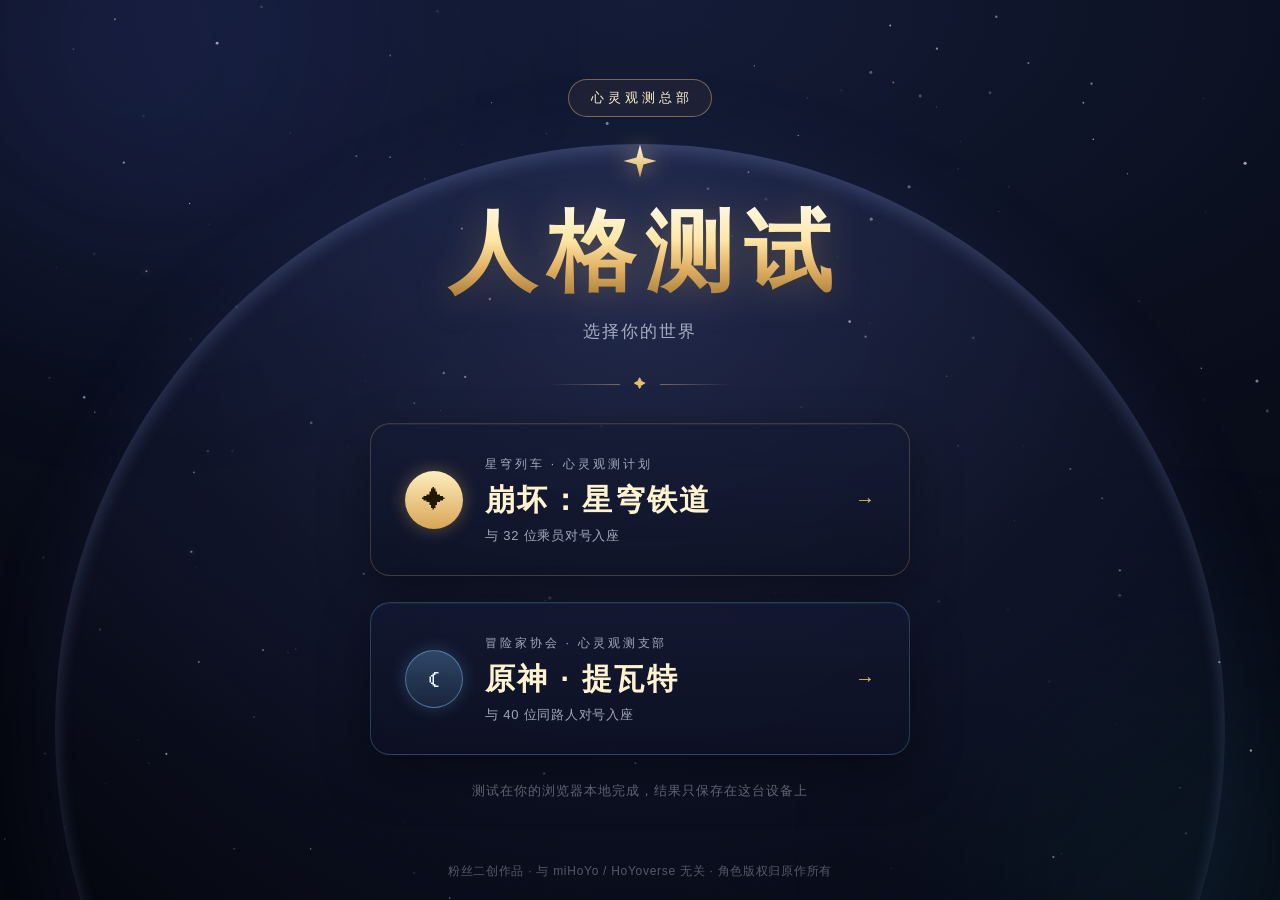
<file: index.html>
<!DOCTYPE html>
<html lang="zh-CN">
<head>
  <meta charset="UTF-8" />
  <meta name="viewport" content="width=device-width, initial-scale=1.0" />
  <meta name="theme-color" content="#0b1020" />
  <meta name="description" content="崩铁 × 原神双世界人格测试：选择你的世界，测一测你的灵魂与哪位角色同频共振。" />
  <meta property="og:title" content="人格测试 · 选择你的世界" />
  <meta property="og:description" content="崩坏：星穹铁道 × 原神，两套人格测试任你选择，测一测你的灵魂与哪位角色同频共振。" />
  <meta property="og:type" content="website" />
  <meta property="og:image" content="https://1820070208.github.io/hsr-persona-test/assets/img/og-cover.jpg" />
  <link rel="apple-touch-icon" href="assets/img/apple-touch-icon.png" />
  <link rel="icon" href="data:image/svg+xml,%3Csvg xmlns='http://www.w3.org/2000/svg' viewBox='0 0 24 24'%3E%3Cpath d='M12 1 L14.3 9.7 L23 12 L14.3 14.3 L12 23 L9.7 14.3 L1 12 L9.7 9.7 Z' fill='%23e8bf6f'/%3E%3C/svg%3E" />
  <title>人格测试 · 选择你的世界</title>
  <link rel="stylesheet" href="assets/css/style.css" />
</head>
<body>
  <canvas id="starfield" aria-hidden="true"></canvas>
  <div class="nebula nebula-1" aria-hidden="true"></div>
  <div class="nebula nebula-2" aria-hidden="true"></div>
  <div class="planet" aria-hidden="true"></div>

  <main class="hero">
    <div class="badge"><span class="t">心灵观测总部</span></div>

    <svg class="sparkle" viewBox="0 0 24 24" aria-hidden="true">
      <defs>
        <linearGradient id="spark-grad" x1="0" y1="0" x2="0" y2="1">
          <stop offset="0" stop-color="#fff6d8" />
          <stop offset="1" stop-color="#d9a94f" />
        </linearGradient>
      </defs>
      <path d="M12 1 L14.3 9.7 L23 12 L14.3 14.3 L12 23 L9.7 14.3 L1 12 L9.7 9.7 Z" fill="url(#spark-grad)" />
    </svg>

    <h1 class="title">
      <span class="title-main">人格测试</span>
    </h1>

    <p class="subtitle">选择你的世界</p>

    <div class="ornament" aria-hidden="true"><i></i>✦<i></i></div>

    <nav class="world-list" aria-label="选择游戏世界">
      <a class="world-panel hsr" href="hsr/index.html">
        <span class="world-icon" aria-hidden="true">✦</span>
        <span class="world-text">
          <span class="world-eyebrow">星穹列车 · 心灵观测计划</span>
          <span class="world-name" style="display:block;">崩坏：星穹铁道</span>
          <span class="world-tag" style="display:block;">与 32 位乘员对号入座</span>
        </span>
        <span class="world-arrow" aria-hidden="true">→</span>
      </a>

      <a class="world-panel gs" href="genshin/index.html">
        <span class="world-icon" aria-hidden="true">☾</span>
        <span class="world-text">
          <span class="world-eyebrow">冒险家协会 · 心灵观测支部</span>
          <span class="world-name" style="display:block;">原神 · 提瓦特</span>
          <span class="world-tag" style="display:block;">与 40 位同路人对号入座</span>
        </span>
        <span class="world-arrow" aria-hidden="true">→</span>
      </a>
    </nav>

    <p class="hint">测试在你的浏览器本地完成，结果只保存在这台设备上</p>
  </main>

  <footer class="footer">
    <p>粉丝二创作品 · 与 miHoYo / HoYoverse 无关 · 角色版权归原作所有</p>
  </footer>

  <script src="assets/js/main.js"></script>
</body>
</html>
</file>
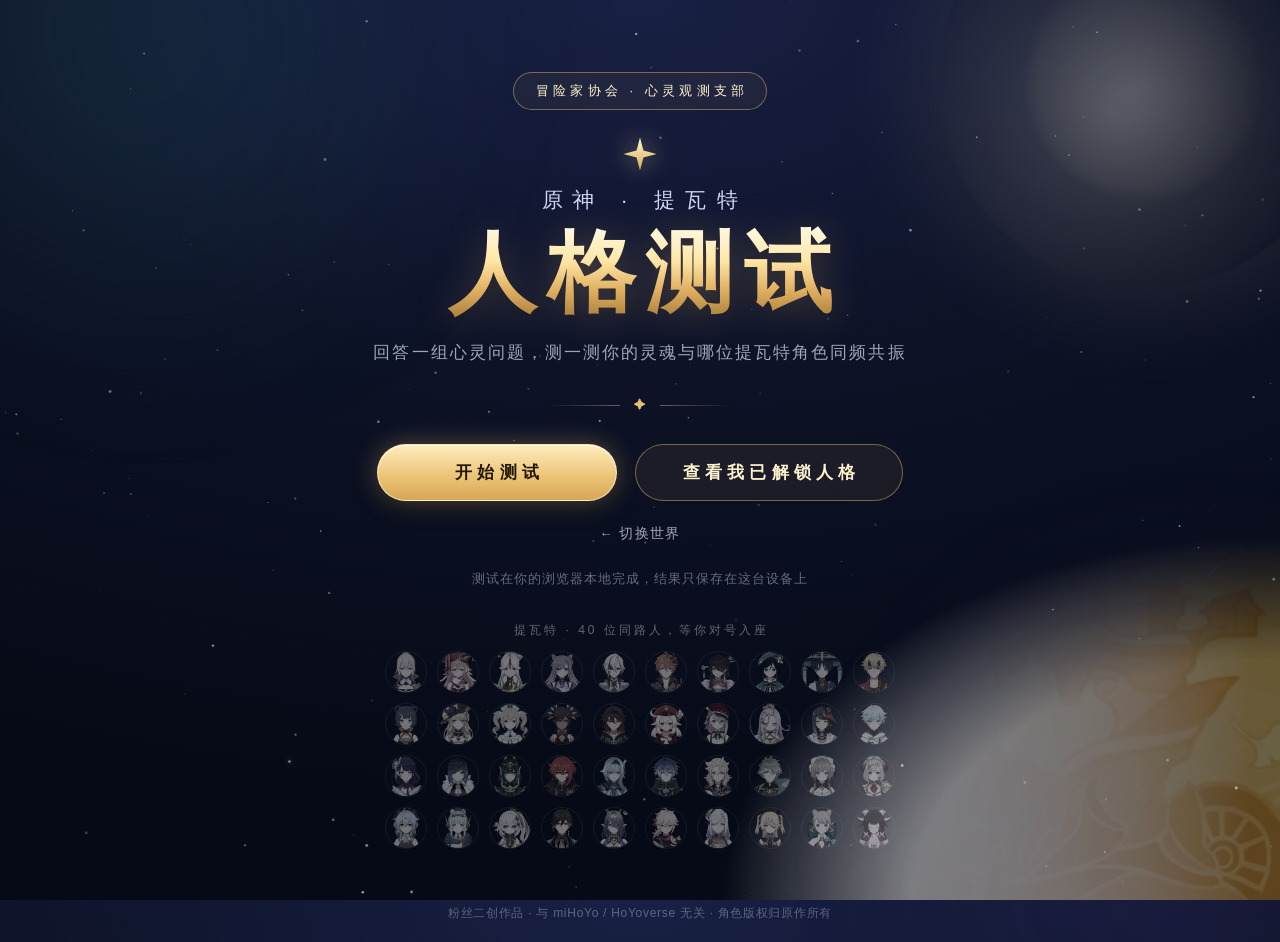
<file: genshin/index.html>
<!DOCTYPE html>
<html lang="zh-CN">
<head>
  <meta charset="UTF-8" />
  <meta name="viewport" content="width=device-width, initial-scale=1.0" />
  <meta name="theme-color" content="#0d1226" />
  <meta name="description" content="24 或 36 道心灵问题，3 分钟测出你与哪位原神角色最像——人格画像、四维星图、灵魂同频，生成专属分享卡。" />
  <meta property="og:title" content="原神人格测试 · 你和哪位提瓦特角色最像？" />
  <meta property="og:description" content="24 或 36 道心灵问题，测一测你的灵魂与哪位提瓦特角色同频共振。" />
  <meta property="og:type" content="website" />
  <link rel="icon" href="data:image/svg+xml,%3Csvg xmlns='http://www.w3.org/2000/svg' viewBox='0 0 24 24'%3E%3Cpath d='M12 1 L14.3 9.7 L23 12 L14.3 14.3 L12 23 L9.7 14.3 L1 12 L9.7 9.7 Z' fill='%23e8bf6f'/%3E%3C/svg%3E" />
  <title>原神人格测试 · 你和哪位提瓦特角色最像？</title>
  <link rel="stylesheet" href="assets/css/style.css" />
</head>
<body>
  <img class="page-bg" src="assets/img/home-bg.jpg" alt="" aria-hidden="true" />
  <canvas id="starfield" aria-hidden="true"></canvas>
  <div class="nebula nebula-1" aria-hidden="true"></div>
  <div class="nebula nebula-2" aria-hidden="true"></div>
  <div class="moon" aria-hidden="true"></div>

  <main class="hero">
    <div class="badge"><span class="t">冒险家协会 · 心灵观测支部</span></div>

    <svg class="sparkle" viewBox="0 0 24 24" aria-hidden="true">
      <defs>
        <linearGradient id="spark-grad" x1="0" y1="0" x2="0" y2="1">
          <stop offset="0" stop-color="#fff6d8" />
          <stop offset="1" stop-color="#d9a94f" />
        </linearGradient>
      </defs>
      <path d="M12 1 L14.3 9.7 L23 12 L14.3 14.3 L12 23 L9.7 14.3 L1 12 L9.7 9.7 Z" fill="url(#spark-grad)" />
    </svg>

    <h1 class="title">
      <span class="title-top">原神 · 提瓦特</span>
      <span class="title-main">人格测试</span>
    </h1>

    <p class="subtitle">回答一组心灵问题，测一测你的灵魂与哪位提瓦特角色同频共振</p>

    <div class="ornament" aria-hidden="true"><i></i>✦<i></i></div>

    <nav class="buttons">
      <a class="btn btn-primary" href="test.html">开始测试</a>
      <a class="btn btn-ghost" href="unlocked.html">
        查看我已解锁人格<span class="count-pill" id="unlockedCount" hidden>0</span>
      </a>
    </nav>

    <div><a class="text-link" href="../index.html">← 切换世界</a></div>

    <p class="hint">测试在你的浏览器本地完成，结果只保存在这台设备上</p>

    <p class="crew-caption">提瓦特 · 40 位同路人，等你对号入座</p>
    <div class="crew-strip" id="crew-strip" aria-label="同路人"></div>
  </main>

  <footer class="footer">
    <p>粉丝二创作品 · 与 miHoYo / HoYoverse 无关 · 角色版权归原作所有</p>
  </footer>

  <script src="assets/js/personas.js"></script>
  <script src="assets/js/main.js"></script>
</body>
</html>
</file>
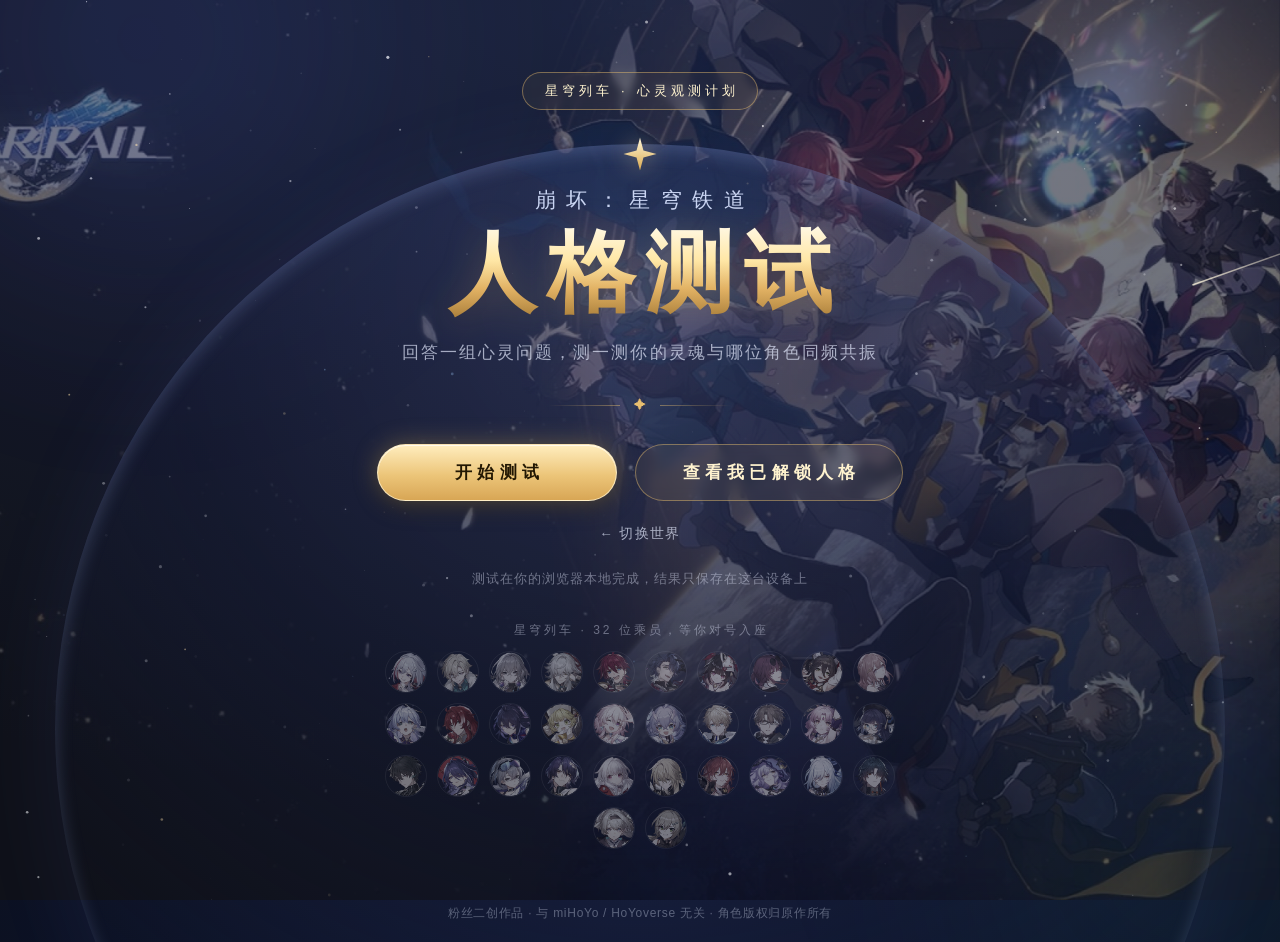
<file: hsr/index.html>
<!DOCTYPE html>
<html lang="zh-CN">
<head>
  <meta charset="UTF-8" />
  <meta name="viewport" content="width=device-width, initial-scale=1.0" />
  <meta name="theme-color" content="#0b1020" />
  <meta name="description" content="24 或 36 道心灵问题，3 分钟测出你与哪位崩坏星穹铁道角色最像——人格画像、四维星图、灵魂同频，生成专属分享卡。" />
  <meta property="og:title" content="崩铁人格测试 · 你和哪位星穹铁道角色最像？" />
  <meta property="og:description" content="24 或 36 道心灵问题，测一测你的灵魂与哪位星穹铁道角色同频共振。" />
  <meta property="og:type" content="website" />
  <meta property="og:image" content="https://1820070208.github.io/hsr-persona-test/assets/img/og-cover.jpg" />
  <link rel="apple-touch-icon" href="../assets/img/apple-touch-icon.png" />
  <link rel="icon" href="data:image/svg+xml,%3Csvg xmlns='http://www.w3.org/2000/svg' viewBox='0 0 24 24'%3E%3Cpath d='M12 1 L14.3 9.7 L23 12 L14.3 14.3 L12 23 L9.7 14.3 L1 12 L9.7 9.7 Z' fill='%23e8bf6f'/%3E%3C/svg%3E" />
  <title>崩铁人格测试 · 你和哪位星穹铁道角色最像？</title>
  <link rel="stylesheet" href="../assets/css/style.css" />
</head>
<body>
  <img class="page-bg" src="../assets/img/home-bg.jpg" alt="" aria-hidden="true" />
  <canvas id="starfield" aria-hidden="true"></canvas>
  <div class="nebula nebula-1" aria-hidden="true"></div>
  <div class="nebula nebula-2" aria-hidden="true"></div>
  <div class="planet" aria-hidden="true"></div>

  <main class="hero">
    <div class="badge"><span class="t">星穹列车 · 心灵观测计划</span></div>

    <svg class="sparkle" viewBox="0 0 24 24" aria-hidden="true">
      <defs>
        <linearGradient id="spark-grad" x1="0" y1="0" x2="0" y2="1">
          <stop offset="0" stop-color="#fff6d8" />
          <stop offset="1" stop-color="#d9a94f" />
        </linearGradient>
      </defs>
      <path d="M12 1 L14.3 9.7 L23 12 L14.3 14.3 L12 23 L9.7 14.3 L1 12 L9.7 9.7 Z" fill="url(#spark-grad)" />
    </svg>

    <h1 class="title">
      <span class="title-top">崩坏：星穹铁道</span>
      <span class="title-main">人格测试</span>
    </h1>

    <p class="subtitle">回答一组心灵问题，测一测你的灵魂与哪位角色同频共振</p>

    <div class="ornament" aria-hidden="true"><i></i>✦<i></i></div>

    <nav class="buttons">
      <a class="btn btn-primary" href="../test.html">开始测试</a>
      <a class="btn btn-ghost" href="../unlocked.html">
        查看我已解锁人格<span class="count-pill" id="unlockedCount" hidden>0</span>
      </a>
    </nav>

    <div><a class="text-link" href="../index.html">← 切换世界</a></div>

    <p class="hint">测试在你的浏览器本地完成，结果只保存在这台设备上</p>

    <p class="crew-caption">星穹列车 · 32 位乘员，等你对号入座</p>
    <div class="crew-strip" id="crew-strip" aria-label="列车乘员"></div>
  </main>

  <footer class="footer">
    <p>粉丝二创作品 · 与 miHoYo / HoYoverse 无关 · 角色版权归原作所有</p>
  </footer>

  <script src="../assets/js/personas.js"></script>
  <script>
    /* 本页在 /hsr/ 子目录下：personas.js 里的头像路径相对根目录，这里统一加前缀 */
    (function () {
      var P = window.HSR_PERSONAS;
      if (!P) return;
      P.order.forEach(function (key) {
        var p = P.byCode[key];
        if (p.img) p.img = '../' + p.img;
        if (p.sub && p.sub.img) p.sub.img = '../' + p.sub.img;
      });
    })();
  </script>
  <script src="../assets/js/main.js"></script>
</body>
</html>
</file>
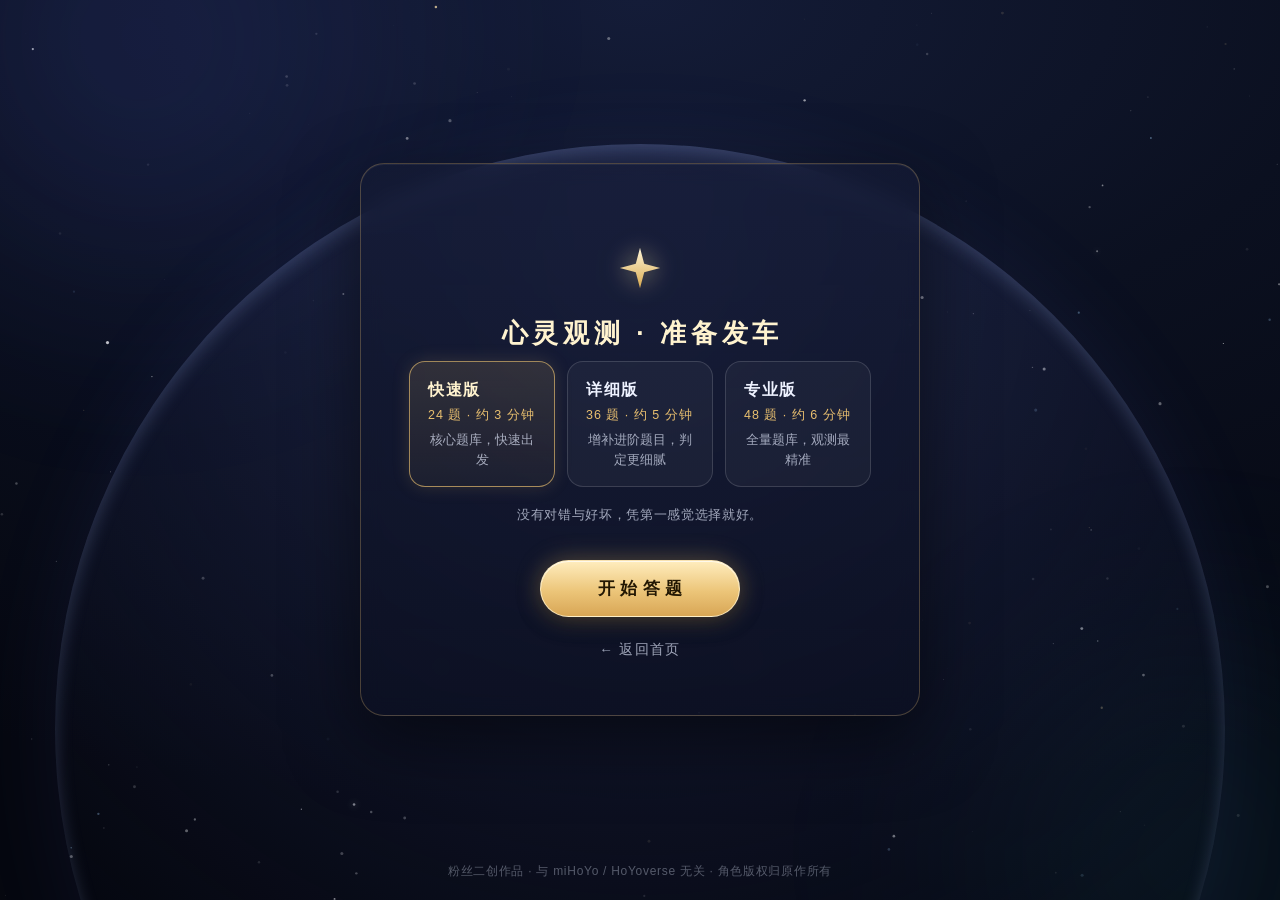
<file: test.html>
<!DOCTYPE html>
<html lang="zh-CN">
<head>
  <meta charset="UTF-8" />
  <meta name="viewport" content="width=device-width, initial-scale=1.0" />
  <meta name="theme-color" content="#0b1020" />
  <meta name="description" content="24 或 36 道心灵问题，测一测你的灵魂与哪位星穹铁道角色同频共振。" />
  <meta property="og:title" content="心灵观测 · 答题 | 崩铁人格测试" />
  <meta property="og:description" content="凭第一感觉作答，看看你的灵魂与哪位星穹铁道角色同频共振。" />
  <meta property="og:type" content="website" />
  <meta property="og:image" content="https://1820070208.github.io/hsr-persona-test/assets/img/og-cover.jpg" />
  <link rel="apple-touch-icon" href="assets/img/apple-touch-icon.png" />
  <link rel="icon" href="data:image/svg+xml,%3Csvg xmlns='http://www.w3.org/2000/svg' viewBox='0 0 24 24'%3E%3Cpath d='M12 1 L14.3 9.7 L23 12 L14.3 14.3 L12 23 L9.7 14.3 L1 12 L9.7 9.7 Z' fill='%23e8bf6f'/%3E%3C/svg%3E" />
  <title>心灵观测 · 答题 | 崩铁人格测试</title>
  <link rel="stylesheet" href="assets/css/style.css" />
</head>
<body>
  <canvas id="starfield" aria-hidden="true"></canvas>
  <div class="nebula nebula-1" aria-hidden="true"></div>
  <div class="nebula nebula-2" aria-hidden="true"></div>
  <div class="planet" aria-hidden="true"></div>

  <main class="hero page-flow">
    <section id="screen-intro" class="screen">
      <div class="panel panel-wide">
        <svg class="sparkle sparkle-lg" viewBox="0 0 24 24" aria-hidden="true">
          <defs>
            <linearGradient id="spark-grad" x1="0" y1="0" x2="0" y2="1">
              <stop offset="0" stop-color="#fff6d8" />
              <stop offset="1" stop-color="#d9a94f" />
            </linearGradient>
          </defs>
          <path d="M12 1 L14.3 9.7 L23 12 L14.3 14.3 L12 23 L9.7 14.3 L1 12 L9.7 9.7 Z" fill="url(#spark-grad)" />
        </svg>
        <h2>心灵观测 · 准备发车</h2>
        <div class="version-picker" id="version-picker">
          <button class="version-card selected" data-version="standard" type="button">
            <span class="version-name">快速版</span>
            <span class="version-meta">24 题 · 约 3 分钟</span>
            <span class="version-desc">核心题库，快速出发</span>
          </button>
          <button class="version-card" data-version="deep" type="button">
            <span class="version-name">详细版</span>
            <span class="version-meta">36 题 · 约 5 分钟</span>
            <span class="version-desc">增补进阶题目，判定更细腻</span>
          </button>
          <button class="version-card" data-version="pro" type="button">
            <span class="version-name">专业版</span>
            <span class="version-meta">48 题 · 约 6 分钟</span>
            <span class="version-desc">全量题库，观测最精准</span>
          </button>
        </div>
        <p class="intro-tip">没有对错与好坏，凭第一感觉选择就好。</p>
        <button id="btn-start" class="btn btn-primary" type="button">开始答题</button>
        <div><a class="text-link" href="hsr/index.html">← 返回首页</a></div>
      </div>
    </section>

    <section id="screen-quiz" class="screen" hidden>
      <div class="quiz-head">
        <div class="quiz-progress-text">第 <span id="quiz-index">1</span> / <span id="quiz-total">24</span> 题</div>
        <div class="progress-track"><div class="progress-fill" id="progress-fill"></div></div>
      </div>
      <div class="quiz-card" id="quiz-card">
        <div class="quiz-tag" id="quiz-tag">心灵观测</div>
        <h2 class="quiz-question" id="quiz-question"></h2>
        <div class="quiz-options" id="quiz-options"></div>
      </div>
      <div><button id="btn-prev" class="text-link" type="button" hidden>← 上一题</button></div>
    </section>

    <section id="screen-calc" class="screen" hidden>
      <div class="calc-star" aria-hidden="true">✦</div>
      <p class="calc-text">正在对照星图</p>
    </section>

    <section id="screen-result" class="screen" hidden>
      <div class="result-backdrop" aria-hidden="true"><img id="result-backdrop-img" alt="" /></div>
      <div class="badge"><span class="t">观测完成</span></div>
      <div class="result-avatar"><img id="result-avatar" alt="角色头像" /></div>
      <h2 class="result-title" id="result-title"></h2>
      <p class="result-character" id="result-character"></p>
      <div class="result-sub" id="result-sub" hidden></div>
      <p class="result-blurb" id="result-blurb"></p>
      <p class="result-quote" id="result-quote"></p>

      <div class="result-section">
        <h3 class="section-title">人格画像</h3>
        <div class="profile-text" id="profile-text"></div>
      </div>

      <div class="result-section">
        <h3 class="section-title">四维星图</h3>
        <div id="radar-wrap"></div>
        <div class="axes" id="result-axes"></div>
        <div class="axis-texts" id="axis-texts"></div>
      </div>

      <div class="result-section">
        <h3 class="section-title">闪光点</h3>
        <ul class="trait-list" id="strengths"></ul>
      </div>

      <div class="result-section">
        <h3 class="section-title">影子面</h3>
        <ul class="trait-list shadow" id="shadows"></ul>
      </div>

      <div class="result-section">
        <h3 class="section-title">灵魂同频</h3>
        <div class="partner-card" id="partner-card"></div>
      </div>

      <nav class="buttons">
        <a class="btn btn-primary" href="unlocked.html">查看人格图鉴</a>
        <button class="btn btn-ghost" id="btn-share" type="button">生成分享卡</button>
        <button class="btn btn-ghost" id="btn-retry" type="button">再测一次</button>
      </nav>
      <div><a class="text-link" href="hsr/index.html">← 返回首页</a></div>
    </section>
  </main>

  <div class="share-modal" id="share-modal" hidden>
    <div class="share-panel">
      <img id="share-image" alt="崩铁人格测试分享卡" />
      <p class="share-tip" id="share-tip">长按图片保存到手机，或点击下载</p>
      <div class="share-actions">
        <a class="btn btn-primary" id="share-download" download="崩铁人格测试.png" type="button">下载图片</a>
        <button class="btn btn-ghost" id="share-close" type="button">关闭</button>
      </div>
    </div>
  </div>

  <footer class="footer">
    <p>粉丝二创作品 · 与 miHoYo / HoYoverse 无关 · 角色版权归原作所有</p>
  </footer>

  <script src="assets/js/questions.js"></script>
  <script src="assets/js/personas.js"></script>
  <script src="assets/js/persona-content.js"></script>
  <script src="assets/js/main.js"></script>
  <script src="assets/js/test.js"></script>
  <script src="assets/js/qrcode.min.js"></script>
  <script src="assets/js/share-card.js"></script>
</body>
</html>
</file>
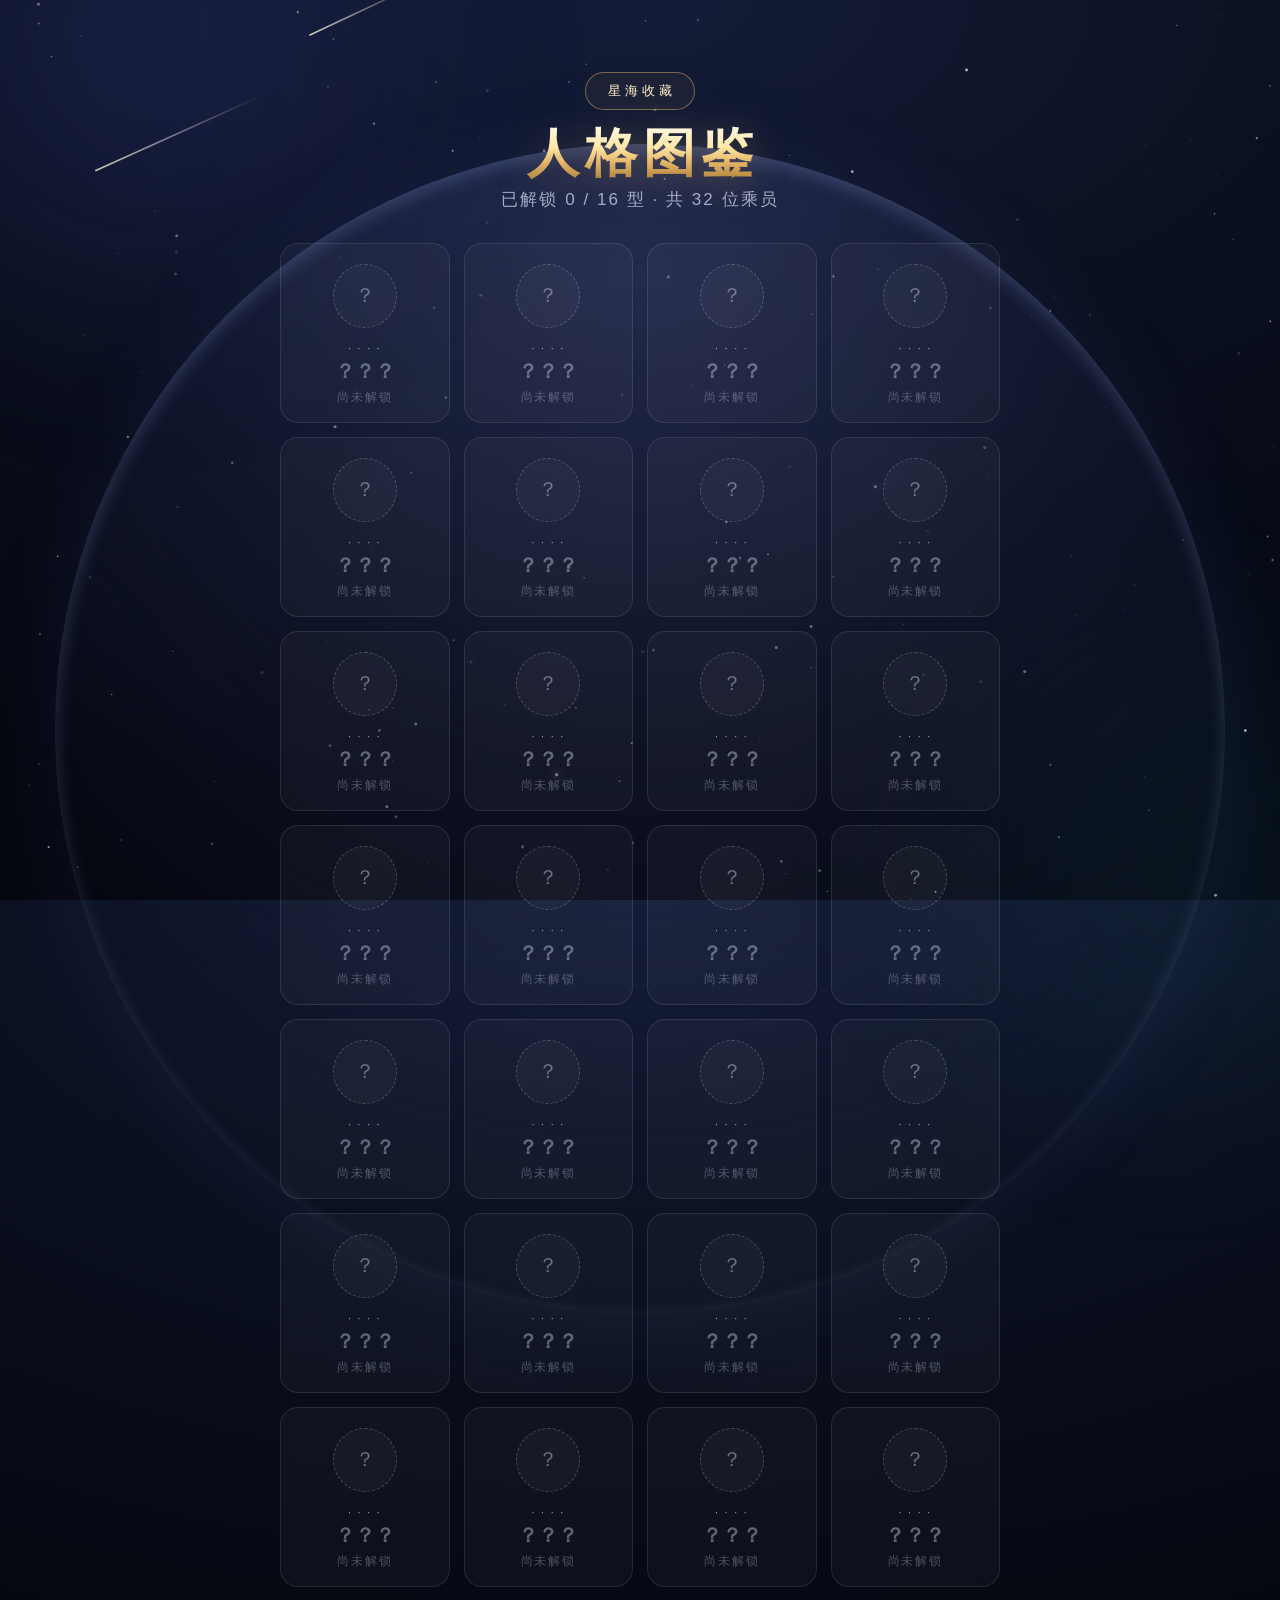
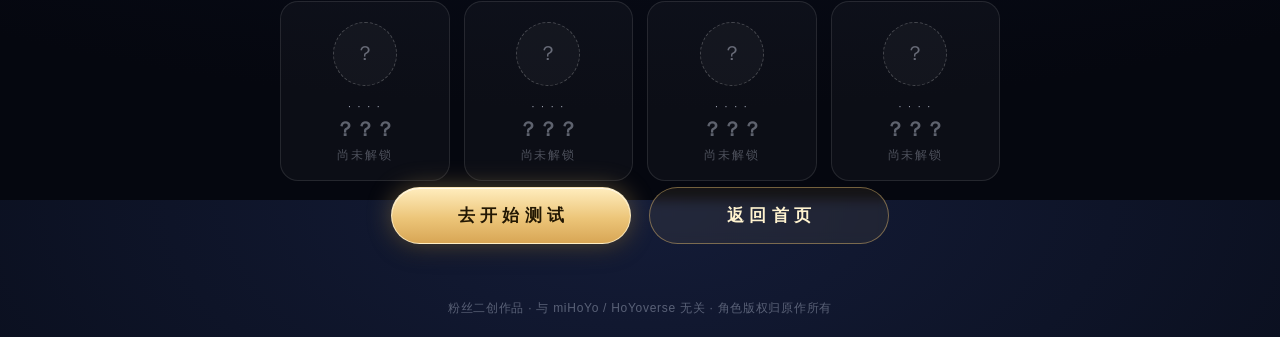
<file: unlocked.html>
<!DOCTYPE html>
<html lang="zh-CN">
<head>
  <meta charset="UTF-8" />
  <meta name="viewport" content="width=device-width, initial-scale=1.0" />
  <meta name="theme-color" content="#0b1020" />
  <meta name="description" content="收集你在崩铁人格测试中解锁的全部人格。" />
  <meta property="og:title" content="人格图鉴 | 崩铁人格测试" />
  <meta property="og:description" content="星穹列车的 16 位乘员，等你对号入座。" />
  <meta property="og:type" content="website" />
  <meta property="og:image" content="https://1820070208.github.io/hsr-persona-test/assets/img/og-cover.jpg" />
  <link rel="apple-touch-icon" href="assets/img/apple-touch-icon.png" />
  <link rel="icon" href="data:image/svg+xml,%3Csvg xmlns='http://www.w3.org/2000/svg' viewBox='0 0 24 24'%3E%3Cpath d='M12 1 L14.3 9.7 L23 12 L14.3 14.3 L12 23 L9.7 14.3 L1 12 L9.7 9.7 Z' fill='%23e8bf6f'/%3E%3C/svg%3E" />
  <title>人格图鉴 | 崩铁人格测试</title>
  <link rel="stylesheet" href="assets/css/style.css" />
</head>
<body>
  <canvas id="starfield" aria-hidden="true"></canvas>
  <div class="nebula nebula-1" aria-hidden="true"></div>
  <div class="nebula nebula-2" aria-hidden="true"></div>
  <div class="planet" aria-hidden="true"></div>

  <main class="hero page-flow">
    <section class="screen">
      <div class="badge"><span class="t">星海收藏</span></div>
      <h2 class="gallery-title"><span class="title-main">人格图鉴</span></h2>
      <p class="subtitle" id="gallery-subtitle">已解锁 0 / 16</p>

      <div class="persona-grid" id="persona-grid"></div>

      <nav class="buttons">
        <a class="btn btn-ghost" id="btn-last-result" href="test.html#result" hidden>查看上次结果</a>
        <a class="btn btn-primary" id="btn-start-test" href="test.html">去开始测试</a>
        <a class="btn btn-ghost" href="hsr/index.html">返回首页</a>
      </nav>
    </section>
  </main>

  <footer class="footer">
    <p>粉丝二创作品 · 与 miHoYo / HoYoverse 无关 · 角色版权归原作所有</p>
  </footer>

  <script src="assets/js/personas.js"></script>
  <script src="assets/js/main.js"></script>
  <script src="assets/js/unlocked.js"></script>
</body>
</html>
</file>
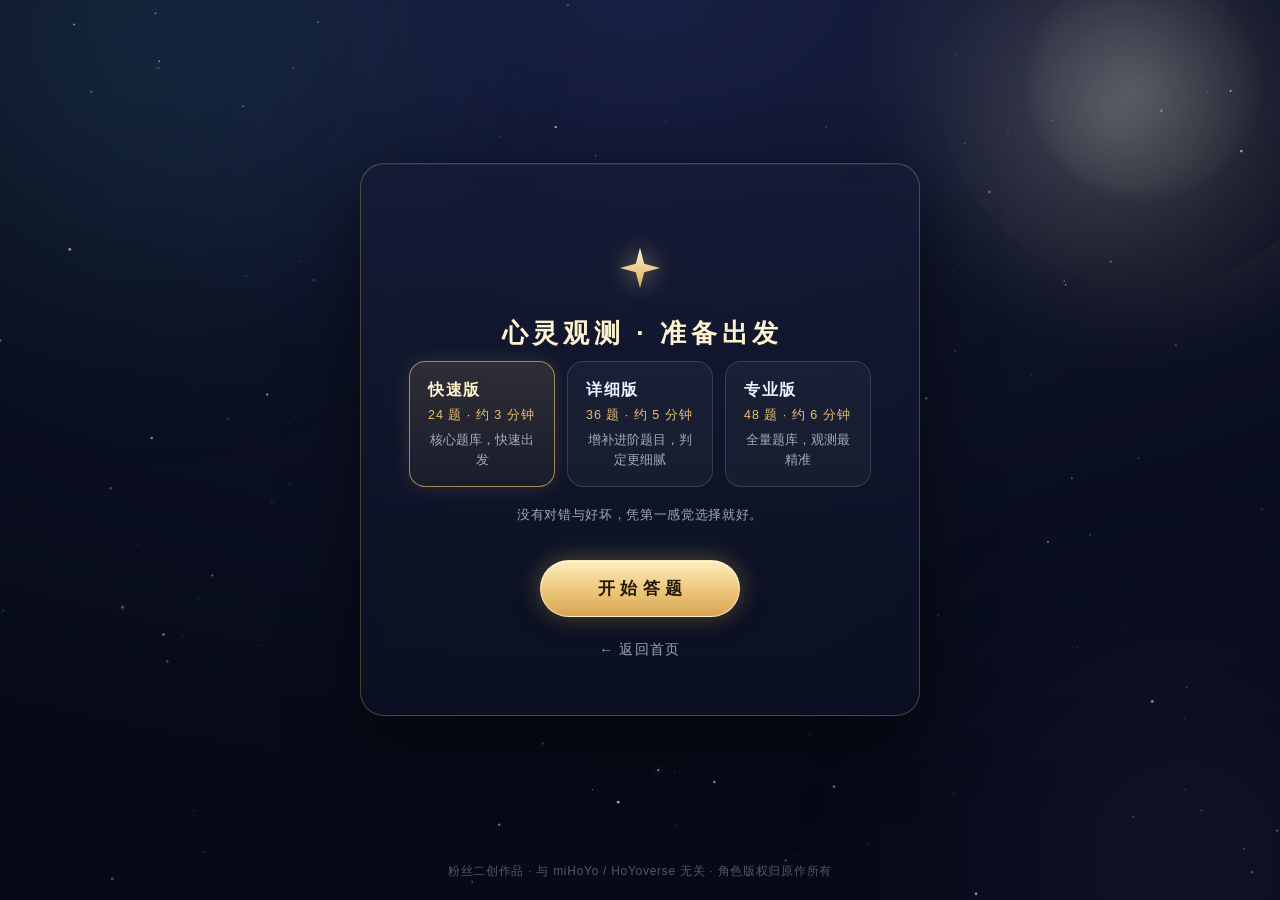
<file: genshin/test.html>
<!DOCTYPE html>
<html lang="zh-CN">
<head>
  <meta charset="UTF-8" />
  <meta name="viewport" content="width=device-width, initial-scale=1.0" />
  <meta name="theme-color" content="#0d1226" />
  <meta name="description" content="24 或 36 道心灵问题，测一测你的灵魂与哪位提瓦特角色同频共振。" />
  <meta property="og:title" content="心灵观测 · 答题 | 原神人格测试" />
  <meta property="og:description" content="凭第一感觉作答，看看你的灵魂与哪位提瓦特角色同频共振。" />
  <meta property="og:type" content="website" />
  <link rel="icon" href="data:image/svg+xml,%3Csvg xmlns='http://www.w3.org/2000/svg' viewBox='0 0 24 24'%3E%3Cpath d='M12 1 L14.3 9.7 L23 12 L14.3 14.3 L12 23 L9.7 14.3 L1 12 L9.7 9.7 Z' fill='%23e8bf6f'/%3E%3C/svg%3E" />
  <title>心灵观测 · 答题 | 原神人格测试</title>
  <link rel="stylesheet" href="assets/css/style.css" />
</head>
<body>
  <canvas id="starfield" aria-hidden="true"></canvas>
  <div class="nebula nebula-1" aria-hidden="true"></div>
  <div class="nebula nebula-2" aria-hidden="true"></div>
  <div class="moon" aria-hidden="true"></div>

  <main class="hero page-flow">
    <section id="screen-intro" class="screen">
      <div class="panel panel-wide">
        <svg class="sparkle sparkle-lg" viewBox="0 0 24 24" aria-hidden="true">
          <defs>
            <linearGradient id="spark-grad" x1="0" y1="0" x2="0" y2="1">
              <stop offset="0" stop-color="#fff6d8" />
              <stop offset="1" stop-color="#d9a94f" />
            </linearGradient>
          </defs>
          <path d="M12 1 L14.3 9.7 L23 12 L14.3 14.3 L12 23 L9.7 14.3 L1 12 L9.7 9.7 Z" fill="url(#spark-grad)" />
        </svg>
        <h2>心灵观测 · 准备出发</h2>
        <div class="version-picker" id="version-picker">
          <button class="version-card selected" data-version="standard" type="button">
            <span class="version-name">快速版</span>
            <span class="version-meta">24 题 · 约 3 分钟</span>
            <span class="version-desc">核心题库，快速出发</span>
          </button>
          <button class="version-card" data-version="deep" type="button">
            <span class="version-name">详细版</span>
            <span class="version-meta">36 题 · 约 5 分钟</span>
            <span class="version-desc">增补进阶题目，判定更细腻</span>
          </button>
          <button class="version-card" data-version="pro" type="button">
            <span class="version-name">专业版</span>
            <span class="version-meta">48 题 · 约 6 分钟</span>
            <span class="version-desc">全量题库，观测最精准</span>
          </button>
        </div>
        <p class="intro-tip">没有对错与好坏，凭第一感觉选择就好。</p>
        <button id="btn-start" class="btn btn-primary" type="button">开始答题</button>
        <div><a class="text-link" href="index.html">← 返回首页</a></div>
      </div>
    </section>

    <section id="screen-quiz" class="screen" hidden>
      <div class="quiz-head">
        <div class="quiz-progress-text">第 <span id="quiz-index">1</span> / <span id="quiz-total">24</span> 题</div>
        <div class="progress-track"><div class="progress-fill" id="progress-fill"></div></div>
      </div>
      <div class="quiz-card" id="quiz-card">
        <div class="quiz-tag" id="quiz-tag">心灵观测</div>
        <h2 class="quiz-question" id="quiz-question"></h2>
        <div class="quiz-options" id="quiz-options"></div>
      </div>
      <div><button id="btn-prev" class="text-link" type="button" hidden>← 上一题</button></div>
    </section>

    <section id="screen-calc" class="screen" hidden>
      <div class="calc-star" aria-hidden="true">✦</div>
      <p class="calc-text">正在解读命运</p>
    </section>

    <section id="screen-result" class="screen" hidden>
      <div class="result-backdrop" aria-hidden="true"><img id="result-backdrop-img" alt="" /></div>
      <div class="badge"><span class="t">观测完成</span></div>
      <div class="result-avatar"><img id="result-avatar" alt="角色头像" /></div>
      <h2 class="result-title" id="result-title"></h2>
      <p class="result-character" id="result-character"></p>
      <div class="result-subs" id="result-subs" hidden></div>
      <p class="result-blurb" id="result-blurb"></p>
      <p class="result-quote" id="result-quote"></p>

      <div class="result-section">
        <h3 class="section-title">人格画像</h3>
        <div class="profile-text" id="profile-text"></div>
      </div>

      <div class="result-section">
        <h3 class="section-title">四维星图</h3>
        <div id="radar-wrap"></div>
        <div class="axes" id="result-axes"></div>
        <div class="axis-texts" id="axis-texts"></div>
      </div>

      <div class="result-section">
        <h3 class="section-title">闪光点</h3>
        <ul class="trait-list" id="strengths"></ul>
      </div>

      <div class="result-section">
        <h3 class="section-title">影子面</h3>
        <ul class="trait-list shadow" id="shadows"></ul>
      </div>

      <div class="result-section">
        <h3 class="section-title">灵魂同频</h3>
        <div class="partner-card" id="partner-card"></div>
      </div>

      <nav class="buttons">
        <a class="btn btn-primary" href="unlocked.html">查看人格图鉴</a>
        <button class="btn btn-ghost" id="btn-share" type="button">生成分享卡</button>
        <button class="btn btn-ghost" id="btn-retry" type="button">再测一次</button>
      </nav>
      <div><a class="text-link" href="index.html">← 返回首页</a></div>
    </section>
  </main>

  <div class="share-modal" id="share-modal" hidden>
    <div class="share-panel">
      <img id="share-image" alt="原神人格测试分享卡" />
      <p class="share-tip" id="share-tip">长按图片保存到手机，或点击下载</p>
      <div class="share-actions">
        <a class="btn btn-primary" id="share-download" download="原神人格测试.png" type="button">下载图片</a>
        <button class="btn btn-ghost" id="share-close" type="button">关闭</button>
      </div>
    </div>
  </div>

  <footer class="footer">
    <p>粉丝二创作品 · 与 miHoYo / HoYoverse 无关 · 角色版权归原作所有</p>
  </footer>

  <script src="assets/js/questions.js"></script>
  <script src="assets/js/personas.js"></script>
  <script src="assets/js/persona-content.js"></script>
  <script src="assets/js/main.js"></script>
  <script src="assets/js/test.js"></script>
  <script src="assets/js/qrcode.min.js"></script>
  <script src="assets/js/share-card.js"></script>
</body>
</html>
</file>
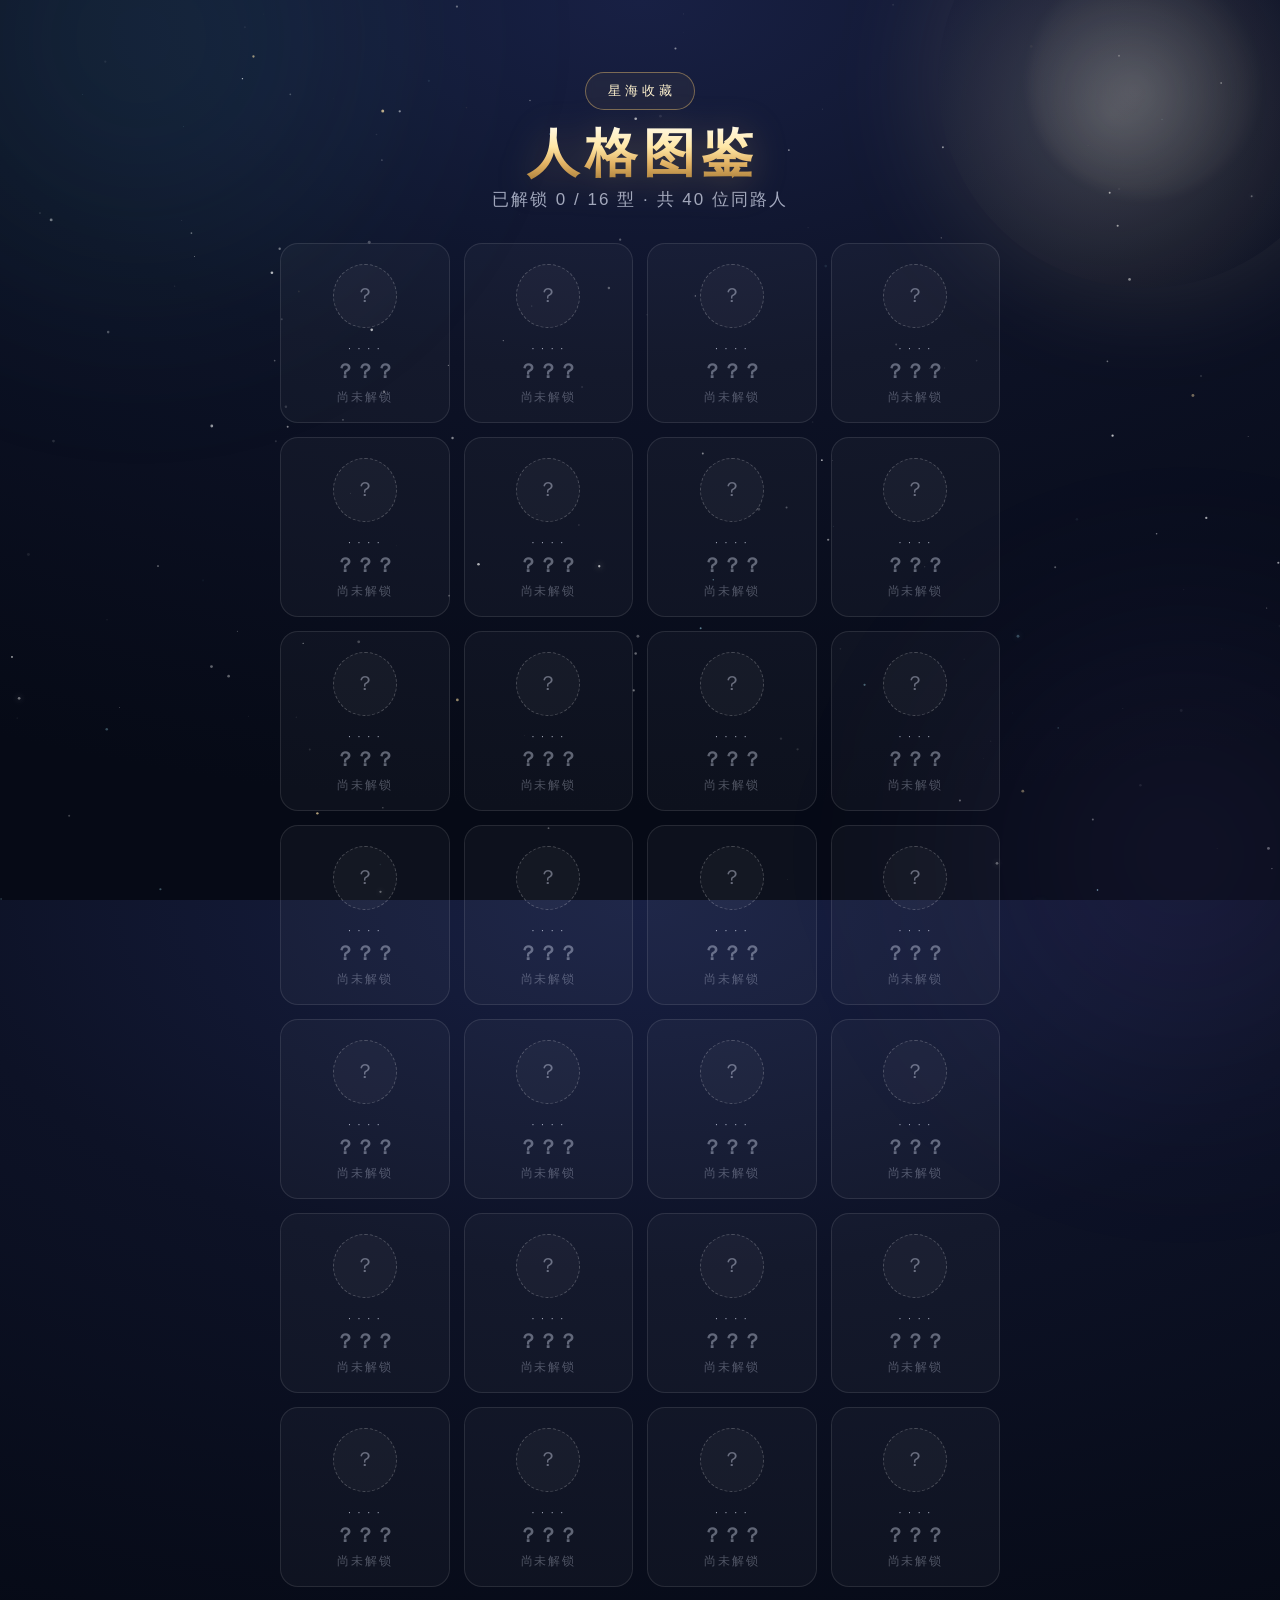
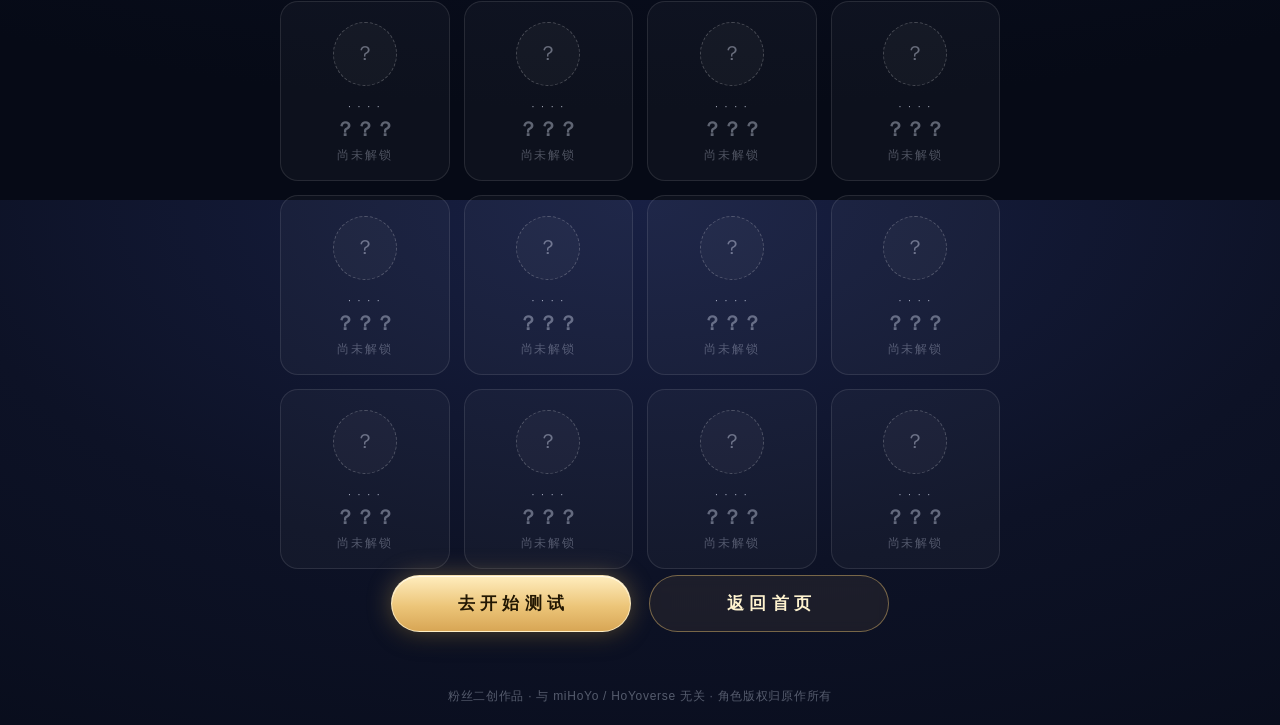
<file: genshin/unlocked.html>
<!DOCTYPE html>
<html lang="zh-CN">
<head>
  <meta charset="UTF-8" />
  <meta name="viewport" content="width=device-width, initial-scale=1.0" />
  <meta name="theme-color" content="#0d1226" />
  <meta name="description" content="收集你在原神人格测试中解锁的全部人格。" />
  <meta property="og:title" content="人格图鉴 | 原神人格测试" />
  <meta property="og:description" content="提瓦特的 40 位同路人，等你对号入座。" />
  <meta property="og:type" content="website" />
  <link rel="icon" href="data:image/svg+xml,%3Csvg xmlns='http://www.w3.org/2000/svg' viewBox='0 0 24 24'%3E%3Cpath d='M12 1 L14.3 9.7 L23 12 L14.3 14.3 L12 23 L9.7 14.3 L1 12 L9.7 9.7 Z' fill='%23e8bf6f'/%3E%3C/svg%3E" />
  <title>人格图鉴 | 原神人格测试</title>
  <link rel="stylesheet" href="assets/css/style.css" />
</head>
<body>
  <canvas id="starfield" aria-hidden="true"></canvas>
  <div class="nebula nebula-1" aria-hidden="true"></div>
  <div class="nebula nebula-2" aria-hidden="true"></div>
  <div class="moon" aria-hidden="true"></div>

  <main class="hero page-flow">
    <section class="screen">
      <div class="badge"><span class="t">星海收藏</span></div>
      <h2 class="gallery-title"><span class="title-main">人格图鉴</span></h2>
      <p class="subtitle" id="gallery-subtitle">已解锁 0 / 16</p>

      <div class="persona-grid" id="persona-grid"></div>

      <nav class="buttons">
        <a class="btn btn-ghost" id="btn-last-result" href="test.html#result" hidden>查看上次结果</a>
        <a class="btn btn-primary" id="btn-start-test" href="test.html">去开始测试</a>
        <a class="btn btn-ghost" href="index.html">返回首页</a>
      </nav>
    </section>
  </main>

  <footer class="footer">
    <p>粉丝二创作品 · 与 miHoYo / HoYoverse 无关 · 角色版权归原作所有</p>
  </footer>

  <script src="assets/js/personas.js"></script>
  <script src="assets/js/main.js"></script>
  <script src="assets/js/unlocked.js"></script>
</body>
</html>
</file>
<file: assets/css/style.css>
/* ============ 基础 ============ */
:root {
  color-scheme: dark;
  --bg-0: #05070f;
  --bg-1: #0b1020;
  --gold-hi: #fff3cf;
  --gold: #e8bf6f;
  --gold-deep: #c08c3e;
  --text: #eef2ff;
  --text-dim: rgba(230, 236, 255, 0.68);
  --line-gold: rgba(232, 191, 111, 0.45);
}

* { box-sizing: border-box; }

[hidden] { display: none !important; }

html, body { height: 100%; }

body {
  margin: 0;
  min-height: 100dvh;
  display: flex;
  flex-direction: column;
  font-family: "PingFang SC", "Hiragino Sans GB", "Microsoft YaHei", "Source Han Sans SC", sans-serif;
  color: var(--text);
  background: radial-gradient(120% 90% at 50% 0%, #141c38 0%, #0b1020 46%, var(--bg-0) 100%);
  overflow-x: hidden;
}

::selection { background: rgba(232, 191, 111, 0.35); }

/* ============ 背景：星空 / 星云 / 行星 ============ */
#starfield { position: fixed; inset: 0; z-index: 0; }

.nebula {
  position: fixed; z-index: 0;
  border-radius: 50%;
  filter: blur(90px);
  pointer-events: none;
}
.nebula-1 {
  width: 62vmax; height: 62vmax;
  top: -28vmax; left: -20vmax;
  opacity: 0.6;
  background: radial-gradient(circle, rgba(96, 116, 255, 0.26), transparent 66%);
  animation: drift-a 28s ease-in-out infinite alternate;
}
.nebula-2 {
  width: 55vmax; height: 55vmax;
  right: -20vmax; bottom: -24vmax;
  opacity: 0.5;
  background: radial-gradient(circle, rgba(64, 196, 224, 0.2), transparent 66%);
  animation: drift-b 34s ease-in-out infinite alternate;
}
@keyframes drift-a { to { transform: translate(7vmax, 5vmax) scale(1.1); } }
@keyframes drift-b { to { transform: translate(-6vmax, -4vmax) scale(1.08); } }

.planet {
  position: fixed; z-index: 0;
  left: 50%; bottom: -46vmin;
  transform: translateX(-50%);
  width: 130vmin; height: 130vmin;
  border-radius: 50%;
  pointer-events: none;
  background: radial-gradient(circle at 50% 12%, rgba(130, 150, 255, 0.18), rgba(24, 30, 60, 0.45) 40%, rgba(5, 7, 15, 0) 72%);
  box-shadow: inset 0 6px 18px rgba(170, 190, 255, 0.22), 0 0 90px rgba(110, 130, 255, 0.08);
}

/* ============ 主区域 ============ */
.hero {
  position: relative; z-index: 1;
  flex: 1;
  display: flex; flex-direction: column;
  align-items: center; justify-content: center;
  text-align: center;
  padding: 72px 24px 56px;
}

@keyframes rise {
  from { opacity: 0; transform: translateY(16px); }
}
.hero > * { animation: rise 0.9s cubic-bezier(0.22, 0.68, 0.32, 1) backwards; }
.hero > :nth-child(1) { animation-delay: 0.04s; }
.hero > :nth-child(2) { animation-delay: 0.12s; }
.hero > :nth-child(3) { animation-delay: 0.2s; }
.hero > :nth-child(4) { animation-delay: 0.28s; }
.hero > :nth-child(5) { animation-delay: 0.36s; }
.hero > :nth-child(6) { animation-delay: 0.44s; }
.hero > :nth-child(7) { animation-delay: 0.52s; }

/* 顶部徽章 */
.badge {
  display: inline-flex;
  padding: 9px 22px;
  border: 1px solid var(--line-gold);
  border-radius: 999px;
  font-size: 13px;
  letter-spacing: 0.32em;
  color: var(--gold-hi);
  background: rgba(232, 191, 111, 0.06);
  -webkit-backdrop-filter: blur(4px);
  backdrop-filter: blur(4px);
}
.badge .t { margin-right: -0.32em; } /* 抵消最后一个字的字距，保持视觉居中 */

/* 四角星 */
.sparkle {
  width: 36px;
  margin: 26px 0 4px;
  filter: drop-shadow(0 0 12px rgba(255, 230, 160, 0.6));
  animation: pulse 3.2s ease-in-out infinite;
}
.sparkle-lg { width: 44px; }
@keyframes pulse {
  50% { transform: scale(0.86); opacity: 0.85; }
}

/* 标题 */
.title { margin: 10px 0 18px; }
.title-top {
  display: block;
  font-size: clamp(15px, 2.6vw, 21px);
  font-weight: 500;
  letter-spacing: 0.5em;
  text-indent: 0.5em;
  color: #c9d4f2;
}
.title-main {
  display: block;
  margin-top: 8px;
  font-size: clamp(46px, 10vw, 88px);
  font-weight: 800;
  line-height: 1.15;
  letter-spacing: 0.12em;
  text-indent: 0.12em;
  background: linear-gradient(180deg, #fff8e3 4%, #ffe7a6 38%, #e2b264 66%, #a97e3a 96%);
  -webkit-background-clip: text;
  background-clip: text;
  color: transparent;
  filter: drop-shadow(0 4px 18px rgba(226, 178, 100, 0.28));
}

.subtitle {
  margin: 0;
  font-size: clamp(14px, 2.2vw, 17px);
  letter-spacing: 0.12em;
  color: var(--text-dim);
}

/* 装饰分隔线 */
.ornament {
  display: flex; align-items: center; gap: 14px;
  margin: 34px 0 32px;
  font-size: 12px;
  color: var(--gold);
}
.ornament i {
  display: block; width: 72px; height: 1px;
  background: linear-gradient(90deg, transparent, var(--line-gold));
}
.ornament i:last-child { transform: scaleX(-1); }

/* ============ 按钮 ============ */
.buttons { display: flex; flex-wrap: wrap; justify-content: center; gap: 18px; }

.btn {
  position: relative;
  display: inline-flex; align-items: center; justify-content: center; gap: 10px;
  min-width: 240px;
  padding: 16px 42px;
  border-radius: 999px;
  font-size: 17px;
  font-weight: 600;
  letter-spacing: 0.3em;
  text-indent: 0.3em;
  text-decoration: none;
  cursor: pointer;
  transition: transform 0.25s ease, box-shadow 0.25s ease, background 0.25s ease;
}
.btn:focus-visible { outline: 2px solid var(--gold); outline-offset: 3px; }
.btn:hover { transform: translateY(-2px); }
.btn:active { transform: translateY(0) scale(0.98); }

.btn-primary {
  color: #221703;
  background: linear-gradient(180deg, #ffedbe 0%, #ecc579 55%, #d8a655 100%);
  border: 1px solid rgba(255, 240, 200, 0.8);
  box-shadow: 0 0 24px rgba(232, 191, 111, 0.35), 0 6px 22px rgba(0, 0, 0, 0.45), inset 0 1px 0 rgba(255, 255, 255, 0.7);
}
.btn-primary:hover {
  box-shadow: 0 0 38px rgba(240, 205, 125, 0.55), 0 10px 26px rgba(0, 0, 0, 0.5), inset 0 1px 0 rgba(255, 255, 255, 0.8);
}

.btn-ghost {
  color: var(--gold-hi);
  background: rgba(232, 191, 111, 0.07);
  border: 1px solid var(--line-gold);
  -webkit-backdrop-filter: blur(6px);
  backdrop-filter: blur(6px);
}
.btn-ghost:hover {
  background: rgba(232, 191, 111, 0.14);
  box-shadow: 0 0 22px rgba(232, 191, 111, 0.18);
}

.count-pill[hidden] { display: none; }
.count-pill {
  min-width: 26px; height: 22px; padding: 0 8px;
  display: inline-flex; align-items: center; justify-content: center;
  border-radius: 999px;
  background: linear-gradient(180deg, #ffedbe, #d8a655);
  color: #221703;
  font-size: 13px;
  font-weight: 700;
  letter-spacing: 0;
  text-indent: 0;
}

.hint {
  margin: 28px 0 0;
  font-size: 12.5px;
  letter-spacing: 0.08em;
  color: rgba(230, 236, 255, 0.42);
}

/* ============ 页脚 ============ */
.footer {
  position: relative; z-index: 1;
  padding: 0 16px 20px;
  text-align: center;
  font-size: 12px;
  letter-spacing: 0.06em;
  color: rgba(230, 236, 255, 0.34);
  animation: rise 1s 0.6s backwards;
}
.footer p { margin: 0; }

/* ============ 占位页面板 ============ */
.panel {
  max-width: 480px;
  margin: 0 auto;
  padding: 56px 48px;
  border-radius: 24px;
  border: 1px solid rgba(232, 191, 111, 0.28);
  background: linear-gradient(180deg, rgba(20, 26, 52, 0.72), rgba(12, 16, 34, 0.66));
  box-shadow: 0 24px 70px rgba(0, 0, 0, 0.5), inset 0 1px 0 rgba(255, 255, 255, 0.06);
  -webkit-backdrop-filter: blur(10px);
  backdrop-filter: blur(10px);
}
.panel h2 {
  margin: 18px 0 10px;
  font-size: 26px;
  letter-spacing: 0.18em;
  text-indent: 0.18em;
  color: var(--gold-hi);
}
.panel p {
  margin: 0 0 32px;
  line-height: 1.9;
  color: var(--text-dim);
}
.panel .btn { min-width: 200px; }

/* ============ 响应式 ============ */
@media (max-width: 560px) {
  .hero { padding: 56px 20px 44px; }
  .buttons { flex-direction: column; align-items: center; width: 100%; }
  .btn { width: 100%; max-width: 320px; min-width: 0; }
  .panel { padding: 44px 28px; margin: 0 4px; }
}

@media (prefers-reduced-motion: reduce) {
  *, *::before, *::after {
    animation-duration: 0.01ms !important;
    animation-iteration-count: 1 !important;
    transition-duration: 0.01ms !important;
  }
}

/* ============ 内页通用 ============ */
.page-flow { justify-content: flex-start; }
.page-flow .screen {
  width: 100%;
  max-width: 720px;
  margin: auto;
  animation: rise 0.6s cubic-bezier(0.22, 0.68, 0.32, 1) backwards;
}
.panel-wide { max-width: 560px; }
.text-link {
  display: inline-block;
  margin-top: 24px;
  padding: 0;
  background: none;
  border: none;
  font-family: inherit;
  font-size: 13.5px;
  letter-spacing: 0.1em;
  color: var(--text-dim);
  text-decoration: none;
  cursor: pointer;
  transition: color 0.2s ease;
}
.text-link:hover { color: var(--gold-hi); }
.text-link:focus-visible { outline: 2px solid var(--gold); outline-offset: 3px; border-radius: 4px; }

/* 版本选择 */
.version-picker {
  display: grid;
  grid-template-columns: repeat(3, 1fr);
  gap: 12px;
  margin: 0 0 16px;
  text-align: left;
}
.version-card {
  display: flex;
  flex-direction: column;
  gap: 6px;
  padding: 18px 18px 16px;
  border: 1px solid rgba(255, 255, 255, 0.14);
  border-radius: 16px;
  background: rgba(255, 255, 255, 0.04);
  color: var(--text);
  font-family: inherit;
  cursor: pointer;
  transition: border-color 0.2s ease, background 0.2s ease, box-shadow 0.2s ease, transform 0.2s ease;
}
.version-card:hover {
  border-color: rgba(232, 191, 111, 0.5);
  transform: translateY(-1px);
}
.version-card.selected {
  border-color: rgba(232, 191, 111, 0.65);
  background: linear-gradient(180deg, rgba(232, 191, 111, 0.14), rgba(232, 191, 111, 0.05));
  box-shadow: 0 0 18px rgba(232, 191, 111, 0.15);
}
.version-card:focus-visible { outline: 2px solid var(--gold); outline-offset: 2px; }
.version-name { font-size: 16px; font-weight: 700; letter-spacing: 0.1em; }
.version-card.selected .version-name { color: var(--gold-hi); }
.version-meta { font-size: 12.5px; letter-spacing: 0.08em; color: var(--gold); }
.version-desc { font-size: 12.5px; line-height: 1.6; color: var(--text-dim); }
.intro-tip {
  margin: 0 0 22px;
  font-size: 13px;
  letter-spacing: 0.05em;
  color: var(--text-dim);
}

/* ============ 答题页 ============ */
.quiz-head { width: 100%; max-width: 640px; margin: 0 auto 22px; }
.quiz-progress-text {
  margin-bottom: 10px;
  text-align: center;
  font-size: 13px;
  letter-spacing: 0.2em;
  color: var(--text-dim);
}
.progress-track {
  height: 4px;
  border-radius: 999px;
  background: rgba(255, 255, 255, 0.08);
  overflow: hidden;
}
.progress-fill {
  width: 0;
  height: 100%;
  border-radius: 999px;
  background: linear-gradient(90deg, #d8a655, #ffe7a6);
  box-shadow: 0 0 12px rgba(232, 191, 111, 0.5);
  transition: width 0.35s ease;
}
.quiz-card {
  padding: 40px 40px 32px;
  border-radius: 24px;
  border: 1px solid rgba(232, 191, 111, 0.22);
  background: linear-gradient(180deg, rgba(20, 26, 52, 0.72), rgba(12, 16, 34, 0.66));
  box-shadow: 0 24px 70px rgba(0, 0, 0, 0.45), inset 0 1px 0 rgba(255, 255, 255, 0.06);
  -webkit-backdrop-filter: blur(10px);
  backdrop-filter: blur(10px);
  text-align: center;
  animation: rise 0.35s cubic-bezier(0.22, 0.68, 0.32, 1) backwards;
}
.quiz-tag {
  display: inline-block;
  margin-bottom: 18px;
  padding: 5px 14px;
  border: 1px solid rgba(232, 191, 111, 0.35);
  border-radius: 999px;
  font-size: 12px;
  letter-spacing: 0.3em;
  text-indent: 0.3em;
  color: var(--gold);
}
.quiz-question {
  margin: 0 0 28px;
  font-size: clamp(19px, 3.4vw, 24px);
  font-weight: 600;
  line-height: 1.7;
}
.quiz-options { display: flex; flex-direction: column; gap: 12px; }
.opt {
  width: 100%;
  padding: 14px 20px;
  border: 1px solid rgba(255, 255, 255, 0.14);
  border-radius: 14px;
  background: rgba(255, 255, 255, 0.04);
  color: var(--text);
  font-family: inherit;
  font-size: 15.5px;
  line-height: 1.55;
  cursor: pointer;
  text-align: center;
  transition: border-color 0.2s ease, background 0.2s ease, transform 0.2s ease, box-shadow 0.2s ease, color 0.2s ease;
}
.opt:hover {
  border-color: rgba(232, 191, 111, 0.55);
  background: rgba(232, 191, 111, 0.08);
  transform: translateY(-1px);
}
.opt.selected {
  border-color: transparent;
  background: linear-gradient(180deg, #ffedbe, #d8a655);
  color: #221703;
  font-weight: 600;
  box-shadow: 0 0 20px rgba(232, 191, 111, 0.4);
}
.opt:focus-visible { outline: 2px solid var(--gold); outline-offset: 2px; }

/* ============ 计算中 ============ */
.calc-star {
  font-size: 46px;
  color: var(--gold);
  filter: drop-shadow(0 0 16px rgba(255, 230, 160, 0.7));
  animation: pulse 1.4s ease-in-out infinite;
}
.calc-text {
  margin: 18px 0 0;
  letter-spacing: 0.3em;
  text-indent: 0.3em;
  color: var(--text-dim);
}

/* ============ 结果页 ============ */
.result-title {
  margin: 26px 0 4px;
  font-size: clamp(40px, 8vw, 64px);
  font-weight: 800;
  letter-spacing: 0.12em;
  text-indent: 0.12em;
  background: linear-gradient(180deg, #fff8e3 4%, #ffe7a6 38%, #e2b264 66%, #a97e3a 96%);
  -webkit-background-clip: text;
  background-clip: text;
  color: transparent;
  filter: drop-shadow(0 4px 18px rgba(226, 178, 100, 0.28));
}
.result-character {
  margin: 6px 0 0;
  font-size: 19px;
  letter-spacing: 0.25em;
  text-indent: 0.25em;
  color: #c9d4f2;
}
.result-code { color: var(--gold); }
.result-sub {
  display: inline-flex;
  align-items: center;
  gap: 8px;
  margin-top: 12px;
  padding: 5px 14px 5px 6px;
  border: 1px solid rgba(159, 198, 232, 0.35);
  border-radius: 999px;
  background: rgba(159, 198, 232, 0.08);
  font-size: 13px;
  letter-spacing: 0.08em;
  color: #a8d8ff;
}
.result-sub img {
  width: 26px;
  height: 26px;
  border-radius: 50%;
  border: 1px solid rgba(159, 198, 232, 0.5);
}
.result-sub span { display: inline-block; }
.result-blurb {
  max-width: 440px;
  margin: 14px auto 0;
  line-height: 1.9;
  color: var(--text-dim);
}
.axis-labels {
  display: grid;
  grid-template-columns: 1fr auto 1fr;
  margin-bottom: 7px;
  font-size: 12.5px;
  letter-spacing: 0.08em;
  color: var(--text-dim);
}
.axis-labels span:last-child { text-align: right; }
.axis-name { color: var(--gold); letter-spacing: 0.2em; }
.axis-track {
  position: relative;
  height: 8px;
  border-radius: 999px;
  background: rgba(255, 255, 255, 0.08);
}
.axis-center {
  position: absolute;
  left: 50%;
  top: -3px;
  width: 1px;
  height: 14px;
  background: rgba(255, 255, 255, 0.3);
}
.axis-fill {
  position: absolute;
  top: 0;
  height: 100%;
  width: 0;
  border-radius: 999px;
  transition: width 0.9s cubic-bezier(0.22, 0.68, 0.32, 1);
}
.axis-fill.pos {
  left: 50%;
  background: linear-gradient(90deg, #c89a4a, #ffe9b0);
  box-shadow: 0 0 10px rgba(232, 191, 111, 0.35);
}
.axis-fill.neg {
  right: 50%;
  background: linear-gradient(90deg, #9fd8ff, #33638f);
  box-shadow: 0 0 10px rgba(126, 200, 255, 0.3);
}
#screen-result .buttons { margin-top: 30px; }

/* ============ 人格图鉴 ============ */
.gallery-title { margin: 14px 0 4px; }
.gallery-title .title-main { font-size: clamp(32px, 6vw, 52px); }
.persona-grid {
  display: grid;
  grid-template-columns: repeat(4, 1fr);
  gap: 14px;
  width: 100%;
  max-width: 760px;
  margin: 32px 0 6px;
}
.persona-card {
  display: flex;
  flex-direction: column;
  justify-content: center;
  gap: 4px;
  min-height: 132px;
  padding: 20px 12px 16px;
  border: 1px solid rgba(255, 255, 255, 0.1);
  border-radius: 18px;
  background: rgba(255, 255, 255, 0.03);
  text-align: center;
}
.persona-card.unlocked {
  border-color: rgba(232, 191, 111, 0.4);
  background: linear-gradient(180deg, rgba(232, 191, 111, 0.1), rgba(232, 191, 111, 0.03));
  box-shadow: 0 0 18px rgba(232, 191, 111, 0.08);
  cursor: pointer;
  transition: transform 0.25s ease, border-color 0.25s ease, box-shadow 0.25s ease;
}
.persona-card.unlocked:hover {
  transform: translateY(-4px);
  border-color: rgba(232, 191, 111, 0.75);
  box-shadow: 0 0 28px rgba(232, 191, 111, 0.22);
}
.persona-card.unlocked:focus-visible {
  outline: 2px solid var(--gold);
  outline-offset: 3px;
}
.persona-code { font-size: 10.5px; letter-spacing: 0.18em; color: var(--text-dim); }
.persona-name { font-size: 20px; font-weight: 700; }
.persona-card.locked .persona-name { color: rgba(230, 236, 255, 0.38); }
.persona-title { font-size: 12px; letter-spacing: 0.15em; color: var(--gold); }
.persona-card.locked .persona-title { color: rgba(230, 236, 255, 0.3); }
.persona-blurb {
  margin-top: 4px;
  font-size: 11.5px;
  line-height: 1.65;
  color: var(--text-dim);
}

.result-quote {
  margin: 16px auto 0;
  max-width: 420px;
  font-size: 14px;
  line-height: 1.8;
  letter-spacing: 0.05em;
  color: rgba(232, 191, 111, 0.85);
}

/* 结果分区 */
.result-section { width: 100%; max-width: 560px; margin: 38px auto 0; }
.section-title {
  display: flex;
  align-items: center;
  justify-content: center;
  gap: 12px;
  margin: 0 0 18px;
  font-size: 15px;
  font-weight: 600;
  letter-spacing: 0.3em;
  text-indent: 0.3em;
  color: var(--gold);
}
.section-title::before,
.section-title::after {
  content: '';
  height: 1px;
  flex: 1;
  max-width: 70px;
  background: linear-gradient(90deg, transparent, var(--line-gold));
}
.section-title::after { transform: scaleX(-1); }

.profile-text p {
  margin: 0 0 14px;
  font-size: 15px;
  line-height: 2;
  color: var(--text);
  text-align: left;
}
.profile-text p:last-child { margin-bottom: 0; }

/* 四维星图 */
.radar { display: block; width: min(340px, 88%); margin: 0 auto 6px; }
.radar-ring { fill: none; stroke: rgba(255, 255, 255, 0.12); }
.radar-spoke { stroke: rgba(255, 255, 255, 0.12); }
.radar-shape {
  fill: rgba(232, 191, 111, 0.16);
  stroke: #e8bf6f;
  stroke-width: 1.6;
  stroke-linejoin: round;
  filter: drop-shadow(0 0 10px rgba(232, 191, 111, 0.4));
}
.radar-label {
  fill: var(--text-dim);
  font-size: 11px;
  letter-spacing: 0.05em;
}
.axes {
  width: 100%;
  max-width: 440px;
  margin: 18px auto 0;
  display: flex;
  flex-direction: column;
  gap: 18px;
  text-align: left;
}
.axis-texts {
  display: flex;
  flex-direction: column;
  gap: 16px;
  margin-top: 22px;
  text-align: left;
}
.axis-text-head {
  margin-bottom: 5px;
  font-size: 13px;
  letter-spacing: 0.15em;
  color: var(--gold);
}
.axis-text p {
  margin: 0;
  font-size: 14px;
  line-height: 1.9;
  color: var(--text-dim);
}

/* 闪光点 / 影子面 */
.trait-list {
  list-style: none;
  margin: 0;
  padding: 0;
  display: flex;
  flex-direction: column;
  gap: 10px;
  text-align: left;
}
.trait-list li {
  position: relative;
  padding: 12px 16px 12px 42px;
  border: 1px solid rgba(255, 255, 255, 0.1);
  border-radius: 12px;
  background: rgba(255, 255, 255, 0.03);
  font-size: 14.5px;
  line-height: 1.7;
  color: var(--text);
}
.trait-list li::before {
  content: '✦';
  position: absolute;
  left: 18px;
  top: 12px;
  font-size: 13px;
  color: var(--gold);
}
.trait-list.shadow li { border-color: rgba(159, 198, 232, 0.22); }
.trait-list.shadow li::before {
  content: '☾';
  color: #9fc6e8;
}

/* 灵魂同频 */
.partner-card {
  display: flex;
  align-items: center;
  gap: 16px;
  padding: 20px 22px;
  border: 1px solid rgba(232, 191, 111, 0.3);
  border-radius: 18px;
  background: linear-gradient(135deg, rgba(232, 191, 111, 0.09), rgba(126, 200, 255, 0.06));
  text-align: left;
}
.partner-avatar {
  flex: none;
  width: 52px;
  height: 52px;
  border-radius: 50%;
  display: flex;
  align-items: center;
  justify-content: center;
  font-size: 22px;
  font-weight: 700;
  color: #221703;
  background: linear-gradient(180deg, #ffedbe, #d8a655);
  box-shadow: 0 0 16px rgba(232, 191, 111, 0.35);
}
.partner-name { font-size: 17px; font-weight: 700; }
.partner-code {
  margin-left: 8px;
  font-size: 11px;
  letter-spacing: 0.15em;
  color: var(--gold);
}
.partner-info p {
  margin: 6px 0 0;
  font-size: 13.5px;
  line-height: 1.8;
  color: var(--text-dim);
}

@media (max-width: 700px) {
  .persona-grid { grid-template-columns: repeat(2, 1fr); }
  .quiz-card { padding: 28px 22px 24px; }
  .result-section { margin-top: 32px; }
}

@media (max-width: 520px) {
  .version-picker { grid-template-columns: 1fr; }
}

.sub-card {
  background: linear-gradient(180deg, rgba(159, 198, 232, 0.08), rgba(159, 198, 232, 0.02));
  border-color: rgba(159, 198, 232, 0.35) !important;
  box-shadow: 0 0 18px rgba(126, 200, 255, 0.1);
}
.sub-card:hover {
  border-color: rgba(159, 198, 232, 0.7) !important;
  box-shadow: 0 0 28px rgba(126, 200, 255, 0.22);
}
.sub-card .persona-avatar { border-color: rgba(159, 198, 232, 0.55); }
.sub-card .persona-title { color: #a8d8ff; }

/* ============ 结果页人物展示 ============ */
#screen-result { position: relative; }
#screen-result > *:not(.result-backdrop) { position: relative; z-index: 1; }
.result-backdrop {
  position: absolute;
  top: 0;
  left: 50%;
  transform: translateX(-50%);
  width: 420px;
  max-width: 92vw;
  height: 400px;
  pointer-events: none;
  z-index: 0;
}
.result-backdrop img {
  width: 100%;
  height: 100%;
  object-fit: cover;
  border-radius: 42%;
  filter: blur(48px) saturate(1.15);
  opacity: 0.2;
}
.result-avatar {
  width: 124px;
  height: 124px;
  margin: 24px auto 10px;
  border-radius: 50%;
  padding: 4px;
  background: linear-gradient(180deg, #ffe9a8, #c89a4a);
  box-shadow: 0 0 0 1px rgba(255, 240, 200, 0.3), 0 0 38px rgba(232, 191, 111, 0.4);
}
.result-avatar img {
  display: block;
  width: 100%;
  height: 100%;
  border-radius: 50%;
  background: var(--bg-1);
}
.result-title { margin: 12px 0 4px; }

.partner-avatar {
  flex: none;
  width: 58px;
  height: 58px;
  border-radius: 50%;
  padding: 2px;
  background: linear-gradient(180deg, #ffedbe, #d8a655);
  box-shadow: 0 0 16px rgba(232, 191, 111, 0.35);
}
.partner-avatar img {
  display: block;
  width: 100%;
  height: 100%;
  border-radius: 50%;
  background: var(--bg-1);
}

/* ============ 图鉴头像 ============ */
.persona-avatar {
  display: block;
  width: 64px;
  height: 64px;
  margin: 0 auto 10px;
  border-radius: 50%;
  border: 1px solid rgba(232, 191, 111, 0.55);
  box-shadow: 0 0 14px rgba(232, 191, 111, 0.18);
}
.persona-card.locked .persona-avatar {
  display: flex;
  align-items: center;
  justify-content: center;
  border: 1px dashed rgba(255, 255, 255, 0.22);
  box-shadow: none;
  background: rgba(255, 255, 255, 0.03);
  color: rgba(230, 236, 255, 0.4);
  font-size: 20px;
}

/* ============ 首页乘员头像 ============ */
.crew-caption {
  margin: 34px 0 12px;
  font-size: 12px;
  letter-spacing: 0.25em;
  text-indent: 0.25em;
  color: rgba(230, 236, 255, 0.4);
}
.crew-strip {
  display: flex;
  flex-wrap: wrap;
  justify-content: center;
  gap: 10px;
  max-width: 560px;
  margin: 0 auto;
}
.crew-strip img {
  width: 42px;
  height: 42px;
  border-radius: 50%;
  opacity: 0.45;
  filter: grayscale(0.55);
  border: 1px solid rgba(255, 255, 255, 0.14);
  transition: opacity 0.25s ease, filter 0.25s ease, transform 0.25s ease, border-color 0.25s ease;
}
.crew-strip img:hover {
  opacity: 1;
  filter: none;
  transform: translateY(-3px);
  border-color: rgba(232, 191, 111, 0.65);
}
.hero > :nth-child(8) { animation-delay: 0.6s; }
.hero > :nth-child(9) { animation-delay: 0.68s; }

/* ============ 首页背景图 ============ */
.page-bg {
  position: fixed;
  inset: 0;
  z-index: 0;
  width: 100%;
  height: 100%;
  object-fit: cover;
  opacity: 0.42;
  mix-blend-mode: screen;
  pointer-events: none;
}

/* ============ 分享卡弹层 ============ */
.share-modal {
  position: fixed;
  inset: 0;
  z-index: 50;
  display: flex;
  align-items: center;
  justify-content: center;
  padding: 24px;
  background: rgba(4, 6, 12, 0.8);
  -webkit-backdrop-filter: blur(8px);
  backdrop-filter: blur(8px);
}
.share-panel {
  display: flex;
  flex-direction: column;
  align-items: center;
  gap: 16px;
  max-height: 100%;
  overflow-y: auto;
}
.share-panel img {
  max-height: 72vh;
  max-width: 100%;
  border-radius: 18px;
  border: 1px solid rgba(232, 191, 111, 0.35);
  box-shadow: 0 30px 90px rgba(0, 0, 0, 0.6);
}
.share-panel .share-canvas-fallback {
  max-height: 72vh;
  max-width: 100%;
  border-radius: 18px;
}
.share-tip {
  margin: 0;
  font-size: 13px;
  letter-spacing: 0.08em;
  color: var(--text-dim);
}
.share-actions { display: flex; gap: 12px; flex-wrap: wrap; justify-content: center; }
.share-actions .btn { min-width: 150px; padding: 12px 26px; font-size: 15px; }

/* ============ 起始页：选择世界 ============ */
.world-list {
  display: flex;
  flex-direction: column;
  gap: 26px;
  width: 100%;
  max-width: 540px;
  margin: 0 auto;
}
.world-panel {
  display: flex;
  align-items: center;
  gap: 22px;
  padding: 30px 34px;
  border: 1px solid rgba(232, 191, 111, 0.22);
  border-radius: 20px;
  background: linear-gradient(180deg, rgba(20, 26, 52, 0.62), rgba(12, 16, 34, 0.56));
  box-shadow: 0 18px 50px rgba(0, 0, 0, 0.4), inset 0 1px 0 rgba(255, 255, 255, 0.05);
  -webkit-backdrop-filter: blur(8px);
  backdrop-filter: blur(8px);
  text-decoration: none;
  transition: transform 0.25s ease, border-color 0.25s ease, box-shadow 0.25s ease;
}
.world-panel:hover { transform: translateY(-4px); }
.world-panel.hsr:hover {
  border-color: rgba(232, 191, 111, 0.6);
  box-shadow: 0 24px 60px rgba(0, 0, 0, 0.48), 0 0 30px rgba(232, 191, 111, 0.16);
}
.world-panel.gs { border-color: rgba(126, 200, 255, 0.24); }
.world-panel.gs:hover {
  border-color: rgba(126, 200, 255, 0.6);
  box-shadow: 0 24px 60px rgba(0, 0, 0, 0.48), 0 0 30px rgba(126, 200, 255, 0.16);
}
.world-icon {
  flex: none;
  width: 58px;
  height: 58px;
  display: flex;
  align-items: center;
  justify-content: center;
  border-radius: 50%;
  font-size: 24px;
}
.world-panel.hsr .world-icon {
  color: #221703;
  background: linear-gradient(180deg, #ffedbe, #d8a655);
  box-shadow: 0 0 18px rgba(232, 191, 111, 0.35);
}
.world-panel.gs .world-icon {
  color: #eaf6ff;
  background: linear-gradient(180deg, rgba(126, 200, 255, 0.28), rgba(126, 200, 255, 0.1));
  border: 1px solid rgba(126, 200, 255, 0.45);
  box-shadow: 0 0 18px rgba(126, 200, 255, 0.2);
}
.world-text { flex: 1; text-align: left; }
.world-eyebrow {
  font-size: 12px;
  letter-spacing: 0.24em;
  color: var(--text-dim);
}
.world-name {
  margin: 7px 0 6px;
  font-size: clamp(24px, 3.6vw, 30px);
  font-weight: 800;
  letter-spacing: 0.08em;
  color: var(--gold-hi);
}
.world-tag {
  font-size: 13px;
  letter-spacing: 0.06em;
  color: var(--text-dim);
}
.world-arrow {
  flex: none;
  font-size: 20px;
  color: var(--gold);
  transition: transform 0.25s ease;
}
.world-panel:hover .world-arrow { transform: translateX(5px); }

@media (max-width: 560px) {
  .world-panel { padding: 24px 22px; gap: 16px; }
  .world-icon { width: 48px; height: 48px; font-size: 20px; }
}
</file>
<file: genshin/assets/css/style.css>
/* ============ 原神人格测试 · 样式（结构与崩铁版一致，主题换为提瓦特月夜 + 七元素光点） ============ */
:root {
  color-scheme: dark;
  --bg-0: #060a16;
  --bg-1: #0d1226;
  --gold-hi: #fff3cf;
  --gold: #e8bf6f;
  --gold-deep: #c08c3e;
  --text: #eef2ff;
  --text-dim: rgba(230, 236, 255, 0.68);
  --line-gold: rgba(232, 191, 111, 0.45);
}

* { box-sizing: border-box; }

[hidden] { display: none !important; }

html, body { height: 100%; }

body {
  margin: 0;
  min-height: 100dvh;
  display: flex;
  flex-direction: column;
  font-family: "PingFang SC", "Hiragino Sans GB", "Microsoft YaHei", "Source Han Sans SC", sans-serif;
  color: var(--text);
  background: radial-gradient(120% 90% at 50% 0%, #182044 0%, #0d1226 46%, var(--bg-0) 100%);
  overflow-x: hidden;
}

::selection { background: rgba(232, 191, 111, 0.35); }

/* ============ 背景：星幕 / 元素星云 / 月亮 ============ */
#starfield { position: fixed; inset: 0; z-index: 0; }

.nebula {
  position: fixed; z-index: 0;
  border-radius: 50%;
  filter: blur(90px);
  pointer-events: none;
}
.nebula-1 {
  width: 62vmax; height: 62vmax;
  top: -28vmax; left: -20vmax;
  opacity: 0.55;
  background: radial-gradient(circle, rgba(78, 205, 196, 0.2), transparent 66%); /* 风 */
  animation: drift-a 28s ease-in-out infinite alternate;
}
.nebula-2 {
  width: 55vmax; height: 55vmax;
  right: -20vmax; bottom: -24vmax;
  opacity: 0.5;
  background: radial-gradient(circle, rgba(150, 122, 255, 0.2), transparent 66%); /* 雷 */
  animation: drift-b 34s ease-in-out infinite alternate;
}
@keyframes drift-a { to { transform: translate(7vmax, 5vmax) scale(1.1); } }
@keyframes drift-b { to { transform: translate(-6vmax, -4vmax) scale(1.08); } }

/* 提瓦特的月亮：右上角一轮柔光满月 */
.moon {
  position: fixed; z-index: 0;
  top: -14vmin; right: -8vmin;
  width: 46vmin; height: 46vmin;
  border-radius: 50%;
  pointer-events: none;
  background: radial-gradient(circle at 42% 58%,
    rgba(255, 246, 216, 0.2),
    rgba(248, 228, 176, 0.08) 44%,
    rgba(13, 18, 38, 0) 70%);
  box-shadow: 0 0 120px rgba(255, 238, 190, 0.12);
}
.moon::after {
  content: '';
  position: absolute;
  inset: 22%;
  border-radius: 50%;
  background: radial-gradient(circle at 46% 54%,
    rgba(255, 250, 230, 0.16),
    rgba(255, 240, 200, 0.05) 55%,
    transparent 75%);
  filter: blur(6px);
}

/* ============ 主区域 ============ */
.hero {
  position: relative; z-index: 1;
  flex: 1;
  display: flex; flex-direction: column;
  align-items: center; justify-content: center;
  text-align: center;
  padding: 72px 24px 56px;
}

@keyframes rise {
  from { opacity: 0; transform: translateY(16px); }
}
.hero > * { animation: rise 0.9s cubic-bezier(0.22, 0.68, 0.32, 1) backwards; }
.hero > :nth-child(1) { animation-delay: 0.04s; }
.hero > :nth-child(2) { animation-delay: 0.12s; }
.hero > :nth-child(3) { animation-delay: 0.2s; }
.hero > :nth-child(4) { animation-delay: 0.28s; }
.hero > :nth-child(5) { animation-delay: 0.36s; }
.hero > :nth-child(6) { animation-delay: 0.44s; }
.hero > :nth-child(7) { animation-delay: 0.52s; }

/* 顶部徽章 */
.badge {
  display: inline-flex;
  padding: 9px 22px;
  border: 1px solid var(--line-gold);
  border-radius: 999px;
  font-size: 13px;
  letter-spacing: 0.32em;
  color: var(--gold-hi);
  background: rgba(232, 191, 111, 0.06);
  -webkit-backdrop-filter: blur(4px);
  backdrop-filter: blur(4px);
}
.badge .t { margin-right: -0.32em; } /* 抵消最后一个字的字距，保持视觉居中 */

/* 四角星 */
.sparkle {
  width: 36px;
  margin: 26px 0 4px;
  filter: drop-shadow(0 0 12px rgba(255, 230, 160, 0.6));
  animation: pulse 3.2s ease-in-out infinite;
}
.sparkle-lg { width: 44px; }
@keyframes pulse {
  50% { transform: scale(0.86); opacity: 0.85; }
}

/* 标题 */
.title { margin: 10px 0 18px; }
.title-top {
  display: block;
  font-size: clamp(15px, 2.6vw, 21px);
  font-weight: 500;
  letter-spacing: 0.5em;
  text-indent: 0.5em;
  color: #cfd8f2;
}
.title-main {
  display: block;
  margin-top: 8px;
  font-size: clamp(46px, 10vw, 88px);
  font-weight: 800;
  line-height: 1.15;
  letter-spacing: 0.12em;
  text-indent: 0.12em;
  background: linear-gradient(180deg, #fff8e3 4%, #ffe7a6 38%, #e2b264 66%, #a97e3a 96%);
  -webkit-background-clip: text;
  background-clip: text;
  color: transparent;
  filter: drop-shadow(0 4px 18px rgba(226, 178, 100, 0.28));
}

.subtitle {
  margin: 0;
  font-size: clamp(14px, 2.2vw, 17px);
  letter-spacing: 0.12em;
  color: var(--text-dim);
}

/* 装饰分隔线 */
.ornament {
  display: flex; align-items: center; gap: 14px;
  margin: 34px 0 32px;
  font-size: 12px;
  color: var(--gold);
}
.ornament i {
  display: block; width: 72px; height: 1px;
  background: linear-gradient(90deg, transparent, var(--line-gold));
}
.ornament i:last-child { transform: scaleX(-1); }

/* ============ 按钮 ============ */
.buttons { display: flex; flex-wrap: wrap; justify-content: center; gap: 18px; }

.btn {
  position: relative;
  display: inline-flex; align-items: center; justify-content: center; gap: 10px;
  min-width: 240px;
  padding: 16px 42px;
  border-radius: 999px;
  font-size: 17px;
  font-weight: 600;
  letter-spacing: 0.3em;
  text-indent: 0.3em;
  text-decoration: none;
  cursor: pointer;
  transition: transform 0.25s ease, box-shadow 0.25s ease, background 0.25s ease;
}
.btn:focus-visible { outline: 2px solid var(--gold); outline-offset: 3px; }
.btn:hover { transform: translateY(-2px); }
.btn:active { transform: translateY(0) scale(0.98); }

.btn-primary {
  color: #221703;
  background: linear-gradient(180deg, #ffedbe 0%, #ecc579 55%, #d8a655 100%);
  border: 1px solid rgba(255, 240, 200, 0.8);
  box-shadow: 0 0 24px rgba(232, 191, 111, 0.35), 0 6px 22px rgba(0, 0, 0, 0.45), inset 0 1px 0 rgba(255, 255, 255, 0.7);
}
.btn-primary:hover {
  box-shadow: 0 0 38px rgba(240, 205, 125, 0.55), 0 10px 26px rgba(0, 0, 0, 0.5), inset 0 1px 0 rgba(255, 255, 255, 0.8);
}

.btn-ghost {
  color: var(--gold-hi);
  background: rgba(232, 191, 111, 0.07);
  border: 1px solid var(--line-gold);
  -webkit-backdrop-filter: blur(6px);
  backdrop-filter: blur(6px);
}
.btn-ghost:hover {
  background: rgba(232, 191, 111, 0.14);
  box-shadow: 0 0 22px rgba(232, 191, 111, 0.18);
}

.count-pill[hidden] { display: none; }
.count-pill {
  min-width: 26px; height: 22px; padding: 0 8px;
  display: inline-flex; align-items: center; justify-content: center;
  border-radius: 999px;
  background: linear-gradient(180deg, #ffedbe, #d8a655);
  color: #221703;
  font-size: 13px;
  font-weight: 700;
  letter-spacing: 0;
  text-indent: 0;
}

.hint {
  margin: 28px 0 0;
  font-size: 12.5px;
  letter-spacing: 0.08em;
  color: rgba(230, 236, 255, 0.42);
}

/* ============ 页脚 ============ */
.footer {
  position: relative; z-index: 1;
  padding: 0 16px 20px;
  text-align: center;
  font-size: 12px;
  letter-spacing: 0.06em;
  color: rgba(230, 236, 255, 0.34);
  animation: rise 1s 0.6s backwards;
}
.footer p { margin: 0; }

/* ============ 面板 ============ */
.panel {
  max-width: 480px;
  margin: 0 auto;
  padding: 56px 48px;
  border-radius: 24px;
  border: 1px solid rgba(232, 191, 111, 0.28);
  background: linear-gradient(180deg, rgba(22, 28, 54, 0.72), rgba(13, 18, 38, 0.66));
  box-shadow: 0 24px 70px rgba(0, 0, 0, 0.5), inset 0 1px 0 rgba(255, 255, 255, 0.06);
  -webkit-backdrop-filter: blur(10px);
  backdrop-filter: blur(10px);
}
.panel h2 {
  margin: 18px 0 10px;
  font-size: 26px;
  letter-spacing: 0.18em;
  text-indent: 0.18em;
  color: var(--gold-hi);
}
.panel p {
  margin: 0 0 32px;
  line-height: 1.9;
  color: var(--text-dim);
}
.panel .btn { min-width: 200px; }

/* ============ 响应式 ============ */
@media (max-width: 560px) {
  .hero { padding: 56px 20px 44px; }
  .buttons { flex-direction: column; align-items: center; width: 100%; }
  .btn { width: 100%; max-width: 320px; min-width: 0; }
  .panel { padding: 44px 28px; margin: 0 4px; }
}

@media (prefers-reduced-motion: reduce) {
  *, *::before, *::after {
    animation-duration: 0.01ms !important;
    animation-iteration-count: 1 !important;
    transition-duration: 0.01ms !important;
  }
}

/* ============ 内页通用 ============ */
.page-flow { justify-content: flex-start; }
.page-flow .screen {
  width: 100%;
  max-width: 720px;
  margin: auto;
  animation: rise 0.6s cubic-bezier(0.22, 0.68, 0.32, 1) backwards;
}
.panel-wide { max-width: 560px; }
.text-link {
  display: inline-block;
  margin-top: 24px;
  padding: 0;
  background: none;
  border: none;
  font-family: inherit;
  font-size: 13.5px;
  letter-spacing: 0.1em;
  color: var(--text-dim);
  text-decoration: none;
  cursor: pointer;
  transition: color 0.2s ease;
}
.text-link:hover { color: var(--gold-hi); }
.text-link:focus-visible { outline: 2px solid var(--gold); outline-offset: 3px; border-radius: 4px; }

/* 版本选择 */
.version-picker {
  display: grid;
  grid-template-columns: repeat(3, 1fr);
  gap: 12px;
  margin: 0 0 16px;
  text-align: left;
}
.version-card {
  display: flex;
  flex-direction: column;
  gap: 6px;
  padding: 18px 18px 16px;
  border: 1px solid rgba(255, 255, 255, 0.14);
  border-radius: 16px;
  background: rgba(255, 255, 255, 0.04);
  color: var(--text);
  font-family: inherit;
  cursor: pointer;
  transition: border-color 0.2s ease, background 0.2s ease, box-shadow 0.2s ease, transform 0.2s ease;
}
.version-card:hover {
  border-color: rgba(232, 191, 111, 0.5);
  transform: translateY(-1px);
}
.version-card.selected {
  border-color: rgba(232, 191, 111, 0.65);
  background: linear-gradient(180deg, rgba(232, 191, 111, 0.14), rgba(232, 191, 111, 0.05));
  box-shadow: 0 0 18px rgba(232, 191, 111, 0.15);
}
.version-card:focus-visible { outline: 2px solid var(--gold); outline-offset: 2px; }
.version-name { font-size: 16px; font-weight: 700; letter-spacing: 0.1em; }
.version-card.selected .version-name { color: var(--gold-hi); }
.version-meta { font-size: 12.5px; letter-spacing: 0.08em; color: var(--gold); }
.version-desc { font-size: 12.5px; line-height: 1.6; color: var(--text-dim); }
.intro-tip {
  margin: 0 0 22px;
  font-size: 13px;
  letter-spacing: 0.05em;
  color: var(--text-dim);
}

/* ============ 答题页 ============ */
.quiz-head { width: 100%; max-width: 640px; margin: 0 auto 22px; }
.quiz-progress-text {
  margin-bottom: 10px;
  text-align: center;
  font-size: 13px;
  letter-spacing: 0.2em;
  color: var(--text-dim);
}
.progress-track {
  height: 4px;
  border-radius: 999px;
  background: rgba(255, 255, 255, 0.08);
  overflow: hidden;
}
.progress-fill {
  width: 0;
  height: 100%;
  border-radius: 999px;
  background: linear-gradient(90deg, #d8a655, #ffe7a6);
  box-shadow: 0 0 12px rgba(232, 191, 111, 0.5);
  transition: width 0.35s ease;
}
.quiz-card {
  padding: 40px 40px 32px;
  border-radius: 24px;
  border: 1px solid rgba(232, 191, 111, 0.22);
  background: linear-gradient(180deg, rgba(22, 28, 54, 0.72), rgba(13, 18, 38, 0.66));
  box-shadow: 0 24px 70px rgba(0, 0, 0, 0.45), inset 0 1px 0 rgba(255, 255, 255, 0.06);
  -webkit-backdrop-filter: blur(10px);
  backdrop-filter: blur(10px);
  text-align: center;
  animation: rise 0.35s cubic-bezier(0.22, 0.68, 0.32, 1) backwards;
}
.quiz-tag {
  display: inline-block;
  margin-bottom: 18px;
  padding: 5px 14px;
  border: 1px solid rgba(232, 191, 111, 0.35);
  border-radius: 999px;
  font-size: 12px;
  letter-spacing: 0.3em;
  text-indent: 0.3em;
  color: var(--gold);
}
.quiz-question {
  margin: 0 0 28px;
  font-size: clamp(19px, 3.4vw, 24px);
  font-weight: 600;
  line-height: 1.7;
}
.quiz-options { display: flex; flex-direction: column; gap: 12px; }
.opt {
  width: 100%;
  padding: 14px 20px;
  border: 1px solid rgba(255, 255, 255, 0.14);
  border-radius: 14px;
  background: rgba(255, 255, 255, 0.04);
  color: var(--text);
  font-family: inherit;
  font-size: 15.5px;
  line-height: 1.55;
  cursor: pointer;
  text-align: center;
  transition: border-color 0.2s ease, background 0.2s ease, transform 0.2s ease, box-shadow 0.2s ease, color 0.2s ease;
}
.opt:hover {
  border-color: rgba(232, 191, 111, 0.55);
  background: rgba(232, 191, 111, 0.08);
  transform: translateY(-1px);
}
.opt.selected {
  border-color: transparent;
  background: linear-gradient(180deg, #ffedbe, #d8a655);
  color: #221703;
  font-weight: 600;
  box-shadow: 0 0 20px rgba(232, 191, 111, 0.4);
}
.opt:focus-visible { outline: 2px solid var(--gold); outline-offset: 2px; }

/* ============ 计算中 ============ */
.calc-star {
  font-size: 46px;
  color: var(--gold);
  filter: drop-shadow(0 0 16px rgba(255, 230, 160, 0.7));
  animation: pulse 1.4s ease-in-out infinite;
}
.calc-text {
  margin: 18px 0 0;
  letter-spacing: 0.3em;
  text-indent: 0.3em;
  color: var(--text-dim);
}

/* ============ 结果页 ============ */
.result-title {
  margin: 26px 0 4px;
  font-size: clamp(40px, 8vw, 64px);
  font-weight: 800;
  letter-spacing: 0.12em;
  text-indent: 0.12em;
  background: linear-gradient(180deg, #fff8e3 4%, #ffe7a6 38%, #e2b264 66%, #a97e3a 96%);
  -webkit-background-clip: text;
  background-clip: text;
  color: transparent;
  filter: drop-shadow(0 4px 18px rgba(226, 178, 100, 0.28));
}
.result-character {
  margin: 6px 0 0;
  font-size: 19px;
  letter-spacing: 0.25em;
  text-indent: 0.25em;
  color: #cfd8f2;
}
.result-code { color: var(--gold); }
.result-sub {
  display: inline-flex;
  align-items: center;
  gap: 8px;
  margin-top: 12px;
  padding: 5px 14px 5px 6px;
  border: 1px solid rgba(159, 198, 232, 0.35);
  border-radius: 999px;
  background: rgba(159, 198, 232, 0.08);
  font-size: 13px;
  letter-spacing: 0.08em;
  color: #a8d8ff;
}
.result-sub img {
  width: 26px;
  height: 26px;
  border-radius: 50%;
  border: 1px solid rgba(159, 198, 232, 0.5);
}
.result-sub span { display: inline-block; }
.result-subs {
  display: flex;
  flex-wrap: wrap;
  gap: 8px;
  justify-content: center;
  margin-top: 12px;
}
.result-subs .result-sub { margin-top: 0; }
.result-blurb {
  max-width: 440px;
  margin: 14px auto 0;
  line-height: 1.9;
  color: var(--text-dim);
}
.axis-labels {
  display: grid;
  grid-template-columns: 1fr auto 1fr;
  margin-bottom: 7px;
  font-size: 12.5px;
  letter-spacing: 0.08em;
  color: var(--text-dim);
}
.axis-labels span:last-child { text-align: right; }
.axis-name { color: var(--gold); letter-spacing: 0.2em; }
.axis-track {
  position: relative;
  height: 8px;
  border-radius: 999px;
  background: rgba(255, 255, 255, 0.08);
}
.axis-center {
  position: absolute;
  left: 50%;
  top: -3px;
  width: 1px;
  height: 14px;
  background: rgba(255, 255, 255, 0.3);
}
.axis-fill {
  position: absolute;
  top: 0;
  height: 100%;
  width: 0;
  border-radius: 999px;
  transition: width 0.9s cubic-bezier(0.22, 0.68, 0.32, 1);
}
.axis-fill.pos {
  left: 50%;
  background: linear-gradient(90deg, #c89a4a, #ffe9b0);
  box-shadow: 0 0 10px rgba(232, 191, 111, 0.35);
}
.axis-fill.neg {
  right: 50%;
  background: linear-gradient(90deg, #9fd8ff, #33638f);
  box-shadow: 0 0 10px rgba(126, 200, 255, 0.3);
}
#screen-result .buttons { margin-top: 30px; }

/* ============ 人格图鉴 ============ */
.gallery-title { margin: 14px 0 4px; }
.gallery-title .title-main { font-size: clamp(32px, 6vw, 52px); }
.persona-grid {
  display: grid;
  grid-template-columns: repeat(4, 1fr);
  gap: 14px;
  width: 100%;
  max-width: 760px;
  margin: 32px 0 6px;
}
.persona-card {
  display: flex;
  flex-direction: column;
  justify-content: center;
  gap: 4px;
  min-height: 132px;
  padding: 20px 12px 16px;
  border: 1px solid rgba(255, 255, 255, 0.1);
  border-radius: 18px;
  background: rgba(255, 255, 255, 0.03);
  text-align: center;
}
.persona-card.unlocked {
  border-color: rgba(232, 191, 111, 0.4);
  background: linear-gradient(180deg, rgba(232, 191, 111, 0.1), rgba(232, 191, 111, 0.03));
  box-shadow: 0 0 18px rgba(232, 191, 111, 0.08);
  cursor: pointer;
  transition: transform 0.25s ease, border-color 0.25s ease, box-shadow 0.25s ease;
}
.persona-card.unlocked:hover {
  transform: translateY(-4px);
  border-color: rgba(232, 191, 111, 0.75);
  box-shadow: 0 0 28px rgba(232, 191, 111, 0.22);
}
.persona-card.unlocked:focus-visible {
  outline: 2px solid var(--gold);
  outline-offset: 3px;
}
.persona-code { font-size: 10.5px; letter-spacing: 0.18em; color: var(--text-dim); }
.persona-name { font-size: 20px; font-weight: 700; }
.persona-card.locked .persona-name { color: rgba(230, 236, 255, 0.38); }
.persona-title { font-size: 12px; letter-spacing: 0.15em; color: var(--gold); }
.persona-card.locked .persona-title { color: rgba(230, 236, 255, 0.3); }
.persona-blurb {
  margin-top: 4px;
  font-size: 11.5px;
  line-height: 1.65;
  color: var(--text-dim);
}

.result-quote {
  margin: 16px auto 0;
  max-width: 420px;
  font-size: 14px;
  line-height: 1.8;
  letter-spacing: 0.05em;
  color: rgba(232, 191, 111, 0.85);
}

/* 结果分区 */
.result-section { width: 100%; max-width: 560px; margin: 38px auto 0; }
.section-title {
  display: flex;
  align-items: center;
  justify-content: center;
  gap: 12px;
  margin: 0 0 18px;
  font-size: 15px;
  font-weight: 600;
  letter-spacing: 0.3em;
  text-indent: 0.3em;
  color: var(--gold);
}
.section-title::before,
.section-title::after {
  content: '';
  height: 1px;
  flex: 1;
  max-width: 70px;
  background: linear-gradient(90deg, transparent, var(--line-gold));
}
.section-title::after { transform: scaleX(-1); }

.profile-text p {
  margin: 0 0 14px;
  font-size: 15px;
  line-height: 2;
  color: var(--text);
  text-align: left;
}
.profile-text p:last-child { margin-bottom: 0; }

/* 四维星图 */
.radar { display: block; width: min(340px, 88%); margin: 0 auto 6px; }
.radar-ring { fill: none; stroke: rgba(255, 255, 255, 0.12); }
.radar-spoke { stroke: rgba(255, 255, 255, 0.12); }
.radar-shape {
  fill: rgba(232, 191, 111, 0.16);
  stroke: #e8bf6f;
  stroke-width: 1.6;
  stroke-linejoin: round;
  filter: drop-shadow(0 0 10px rgba(232, 191, 111, 0.4));
}
.radar-label {
  fill: var(--text-dim);
  font-size: 11px;
  letter-spacing: 0.05em;
}
.axes {
  width: 100%;
  max-width: 440px;
  margin: 18px auto 0;
  display: flex;
  flex-direction: column;
  gap: 18px;
  text-align: left;
}
.axis-texts {
  display: flex;
  flex-direction: column;
  gap: 16px;
  margin-top: 22px;
  text-align: left;
}
.axis-text-head {
  margin-bottom: 5px;
  font-size: 13px;
  letter-spacing: 0.15em;
  color: var(--gold);
}
.axis-text p {
  margin: 0;
  font-size: 14px;
  line-height: 1.9;
  color: var(--text-dim);
}

/* 闪光点 / 影子面 */
.trait-list {
  list-style: none;
  margin: 0;
  padding: 0;
  display: flex;
  flex-direction: column;
  gap: 10px;
  text-align: left;
}
.trait-list li {
  position: relative;
  padding: 12px 16px 12px 42px;
  border: 1px solid rgba(255, 255, 255, 0.1);
  border-radius: 12px;
  background: rgba(255, 255, 255, 0.03);
  font-size: 14.5px;
  line-height: 1.7;
  color: var(--text);
}
.trait-list li::before {
  content: '✦';
  position: absolute;
  left: 18px;
  top: 12px;
  font-size: 13px;
  color: var(--gold);
}
.trait-list.shadow li { border-color: rgba(159, 198, 232, 0.22); }
.trait-list.shadow li::before {
  content: '☾';
  color: #9fc6e8;
}

/* 灵魂同频 */
.partner-card {
  display: flex;
  align-items: center;
  gap: 16px;
  padding: 20px 22px;
  border: 1px solid rgba(232, 191, 111, 0.3);
  border-radius: 18px;
  background: linear-gradient(135deg, rgba(232, 191, 111, 0.09), rgba(126, 200, 255, 0.06));
  text-align: left;
}
.partner-avatar {
  flex: none;
  width: 52px;
  height: 52px;
  border-radius: 50%;
  display: flex;
  align-items: center;
  justify-content: center;
  font-size: 22px;
  font-weight: 700;
  color: #221703;
  background: linear-gradient(180deg, #ffedbe, #d8a655);
  box-shadow: 0 0 16px rgba(232, 191, 111, 0.35);
}
.partner-name { font-size: 17px; font-weight: 700; }
.partner-code {
  margin-left: 8px;
  font-size: 11px;
  letter-spacing: 0.15em;
  color: var(--gold);
}
.partner-info p {
  margin: 6px 0 0;
  font-size: 13.5px;
  line-height: 1.8;
  color: var(--text-dim);
}

@media (max-width: 700px) {
  .persona-grid { grid-template-columns: repeat(2, 1fr); }
  .quiz-card { padding: 28px 22px 24px; }
  .result-section { margin-top: 32px; }
}

@media (max-width: 520px) {
  .version-picker { grid-template-columns: 1fr; }
}

.sub-card {
  background: linear-gradient(180deg, rgba(159, 198, 232, 0.08), rgba(159, 198, 232, 0.02));
  border-color: rgba(159, 198, 232, 0.35) !important;
  box-shadow: 0 0 18px rgba(126, 200, 255, 0.1);
}
.sub-card:hover {
  border-color: rgba(159, 198, 232, 0.7) !important;
  box-shadow: 0 0 28px rgba(126, 200, 255, 0.22);
}
.sub-card .persona-avatar { border-color: rgba(159, 198, 232, 0.55); }
.sub-card .persona-title { color: #a8d8ff; }

/* ============ 结果页人物展示 ============ */
#screen-result { position: relative; }
#screen-result > *:not(.result-backdrop) { position: relative; z-index: 1; }
.result-backdrop {
  position: absolute;
  top: 0;
  left: 50%;
  transform: translateX(-50%);
  width: 420px;
  max-width: 92vw;
  height: 400px;
  pointer-events: none;
  z-index: 0;
}
.result-backdrop img {
  width: 100%;
  height: 100%;
  object-fit: cover;
  border-radius: 42%;
  filter: blur(48px) saturate(1.15);
  opacity: 0.2;
}
.result-avatar {
  width: 124px;
  height: 124px;
  margin: 24px auto 10px;
  border-radius: 50%;
  padding: 4px;
  background: linear-gradient(180deg, #ffe9a8, #c89a4a);
  box-shadow: 0 0 0 1px rgba(255, 240, 200, 0.3), 0 0 38px rgba(232, 191, 111, 0.4);
}
.result-avatar img {
  display: block;
  width: 100%;
  height: 100%;
  border-radius: 50%;
  background: var(--bg-1);
}
.result-title { margin: 12px 0 4px; }

.partner-avatar {
  flex: none;
  width: 58px;
  height: 58px;
  border-radius: 50%;
  padding: 2px;
  background: linear-gradient(180deg, #ffedbe, #d8a655);
  box-shadow: 0 0 16px rgba(232, 191, 111, 0.35);
}
.partner-avatar img {
  display: block;
  width: 100%;
  height: 100%;
  border-radius: 50%;
  background: var(--bg-1);
}

/* ============ 图鉴头像 ============ */
.persona-avatar {
  display: block;
  width: 64px;
  height: 64px;
  margin: 0 auto 10px;
  border-radius: 50%;
  border: 1px solid rgba(232, 191, 111, 0.55);
  box-shadow: 0 0 14px rgba(232, 191, 111, 0.18);
}
.persona-card.locked .persona-avatar {
  display: flex;
  align-items: center;
  justify-content: center;
  border: 1px dashed rgba(255, 255, 255, 0.22);
  box-shadow: none;
  background: rgba(255, 255, 255, 0.03);
  color: rgba(230, 236, 255, 0.4);
  font-size: 20px;
}

/* ============ 首页同路人头像 ============ */
.crew-caption {
  margin: 34px 0 12px;
  font-size: 12px;
  letter-spacing: 0.25em;
  text-indent: 0.25em;
  color: rgba(230, 236, 255, 0.4);
}
.crew-strip {
  display: flex;
  flex-wrap: wrap;
  justify-content: center;
  gap: 10px;
  max-width: 560px;
  margin: 0 auto;
}
.crew-strip img {
  width: 42px;
  height: 42px;
  border-radius: 50%;
  opacity: 0.45;
  filter: grayscale(0.55);
  border: 1px solid rgba(255, 255, 255, 0.14);
  transition: opacity 0.25s ease, filter 0.25s ease, transform 0.25s ease, border-color 0.25s ease;
}
.crew-strip img:hover {
  opacity: 1;
  filter: none;
  transform: translateY(-3px);
  border-color: rgba(232, 191, 111, 0.65);
}
.hero > :nth-child(8) { animation-delay: 0.6s; }
.hero > :nth-child(9) { animation-delay: 0.68s; }

/* ============ 分享卡弹层 ============ */
.share-modal {
  position: fixed;
  inset: 0;
  z-index: 50;
  display: flex;
  align-items: center;
  justify-content: center;
  padding: 24px;
  background: rgba(4, 6, 12, 0.8);
  -webkit-backdrop-filter: blur(8px);
  backdrop-filter: blur(8px);
}
.share-panel {
  display: flex;
  flex-direction: column;
  align-items: center;
  gap: 16px;
  max-height: 100%;
  overflow-y: auto;
}
.share-panel img {
  max-height: 72vh;
  max-width: 100%;
  border-radius: 18px;
  border: 1px solid rgba(232, 191, 111, 0.35);
  box-shadow: 0 30px 90px rgba(0, 0, 0, 0.6);
}
.share-panel .share-canvas-fallback {
  max-height: 72vh;
  max-width: 100%;
  border-radius: 18px;
}
.share-tip {
  margin: 0;
  font-size: 13px;
  letter-spacing: 0.08em;
  color: var(--text-dim);
}
.share-actions { display: flex; gap: 12px; flex-wrap: wrap; justify-content: center; }
.share-actions .btn { min-width: 150px; padding: 12px 26px; font-size: 15px; }

/* ============ 首页背景图（璃月·千帆，右下角融入夜色） ============ */
.page-bg {
  position: fixed;
  right: 0;
  bottom: 0;
  z-index: 0;
  width: min(46vw, 620px);
  height: auto;
  object-fit: contain;
  opacity: 0.55;
  filter: brightness(0.88) saturate(1.15);
  -webkit-mask-image: radial-gradient(125% 115% at 100% 100%, #000 50%, transparent 76%);
  mask-image: radial-gradient(125% 115% at 100% 100%, #000 50%, transparent 76%);
  pointer-events: none;
}
</file>
